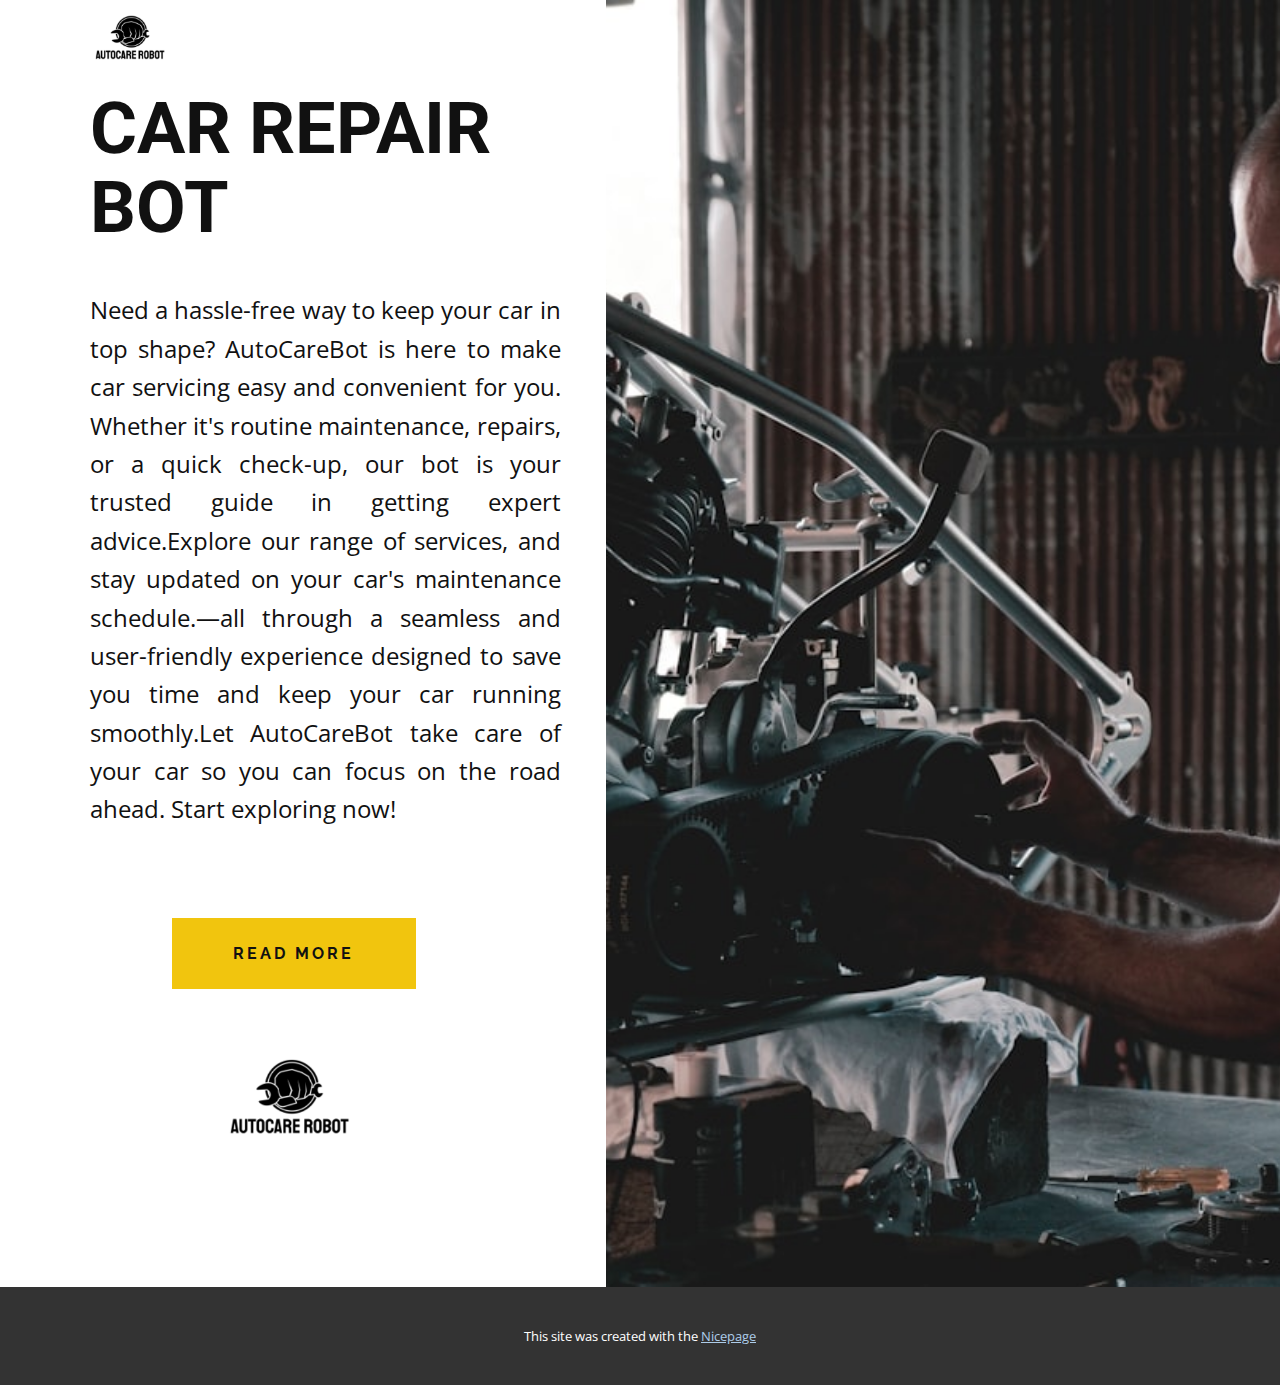
<file: index.html>
<!DOCTYPE html>
<html style="font-size: 16px;" lang="en"><head>
    <meta name="viewport" content="width=device-width, initial-scale=1.0">
    <meta charset="utf-8">
    <meta name="keywords" content="Home Repair">
    <meta name="description" content="">
    <title>Page 2</title>
    <link rel="stylesheet" href="nicepage.css" media="screen">
<link rel="stylesheet" href="Page-2.css" media="screen">
    <script class="u-script" type="text/javascript" src="jquery-1.9.1.min.js" defer=""></script>
    <script class="u-script" type="text/javascript" src="nicepage.js" defer=""></script>
    <meta name="generator" content="Nicepage 6.13.11, nicepage.com">
    <link id="u-theme-google-font" rel="stylesheet" href="https://fonts.googleapis.com/css?family=Roboto:100,100i,300,300i,400,400i,500,500i,700,700i,900,900i|Open+Sans:300,300i,400,400i,500,500i,600,600i,700,700i,800,800i">
    <link id="u-page-google-font" rel="stylesheet" href="https://fonts.googleapis.com/css?family=Raleway:100,100i,200,200i,300,300i,400,400i,500,500i,600,600i,700,700i,800,800i,900,900i">
    
    
    
    <script type="application/ld+json">{
		"@context": "http://schema.org",
		"@type": "Organization",
		"name": ""
}</script>
    <meta name="theme-color" content="#478ac9">
    <meta property="og:title" content="Page 2">
    <meta property="og:type" content="website">
  <meta data-intl-tel-input-cdn-path="intlTelInput/"></head>
  <body data-home-page="https://website6301053.nicepage.io/Page-2.html?version=88fd1e4b-5798-d188-6117-a4c8f4bc30d3" data-home-page-title="Page 2" data-path-to-root="./" data-include-products="false" class="u-body u-xl-mode" data-lang="en">
    <section class="u-align-left u-clearfix u-valign-middle-sm u-valign-middle-xs u-white u-section-1" id="carousel_0faa">
      <div class="data-layout-selected u-clearfix u-layout-wrap u-layout-wrap-1">
        <div class="u-gutter-0 u-layout">
          <div class="u-layout-row">
            <div class="u-align-justify u-container-style u-layout-cell u-left-cell u-size-26 u-layout-cell-1">
              <div class="u-container-layout u-container-layout-1">
                <img class="u-image u-image-contain u-image-default u-preserve-proportions u-image-1" src="images/Screenshot_113.png" alt="" data-image-width="229" data-image-height="207">
                <h1 class="u-text u-title u-text-1">CAR<span style="font-weight: 700;"></span> REPAIR&nbsp;<br>BOT 
                </h1>
                <p class="u-text u-text-2">Need a hassle-free way to keep your car in top shape? AutoCareBot is here to make car servicing easy and convenient for you. Whether it's routine maintenance, repairs, or a quick check-up, our bot is your trusted guide in getting expert advice.Explore our range of services, and stay updated on your car's maintenance schedule.—all through a seamless and user-friendly experience designed to save you time and keep your car running smoothly.Let AutoCareBot take care of your car so you can focus on the road ahead. Start exploring now! <span style="font-weight: 500;">
                    <span style="font-weight: 500;">
                      <span style="font-weight: 600;">
                        <span style="font-weight: 600;"></span>
                      </span>
                    </span>
                  </span>
                </p>
                <a href="#" class="u-active-white u-border-radius-0 u-btn u-btn-rectangle u-button-style u-custom-font u-font-raleway u-hover-white u-palette-3-base u-btn-1">read more</a>
                <img class="u-image u-image-contain u-image-default u-preserve-proportions u-image-2" src="images/Screenshot_113.png" alt="" data-image-width="229" data-image-height="207">
              </div>
            </div>
            <div class="u-align-left u-container-style u-image u-layout-cell u-right-cell u-size-34 u-image-3" data-image-width="1280" data-image-height="960">
              <div class="u-container-layout u-valign-bottom u-container-layout-2"></div>
            </div>
          </div>
        </div>
      </div>
    </section>
    
    
    
    
    <section class="u-backlink u-clearfix u-grey-80">
      <p class="u-text">
        <span>This site was created with the </span>
        <a class="u-link" href="https://nicepage.com/" target="_blank" rel="nofollow">
          <span>Nicepage</span>
        </a>
      </p>
    </section>
  
</body></html>
</file>
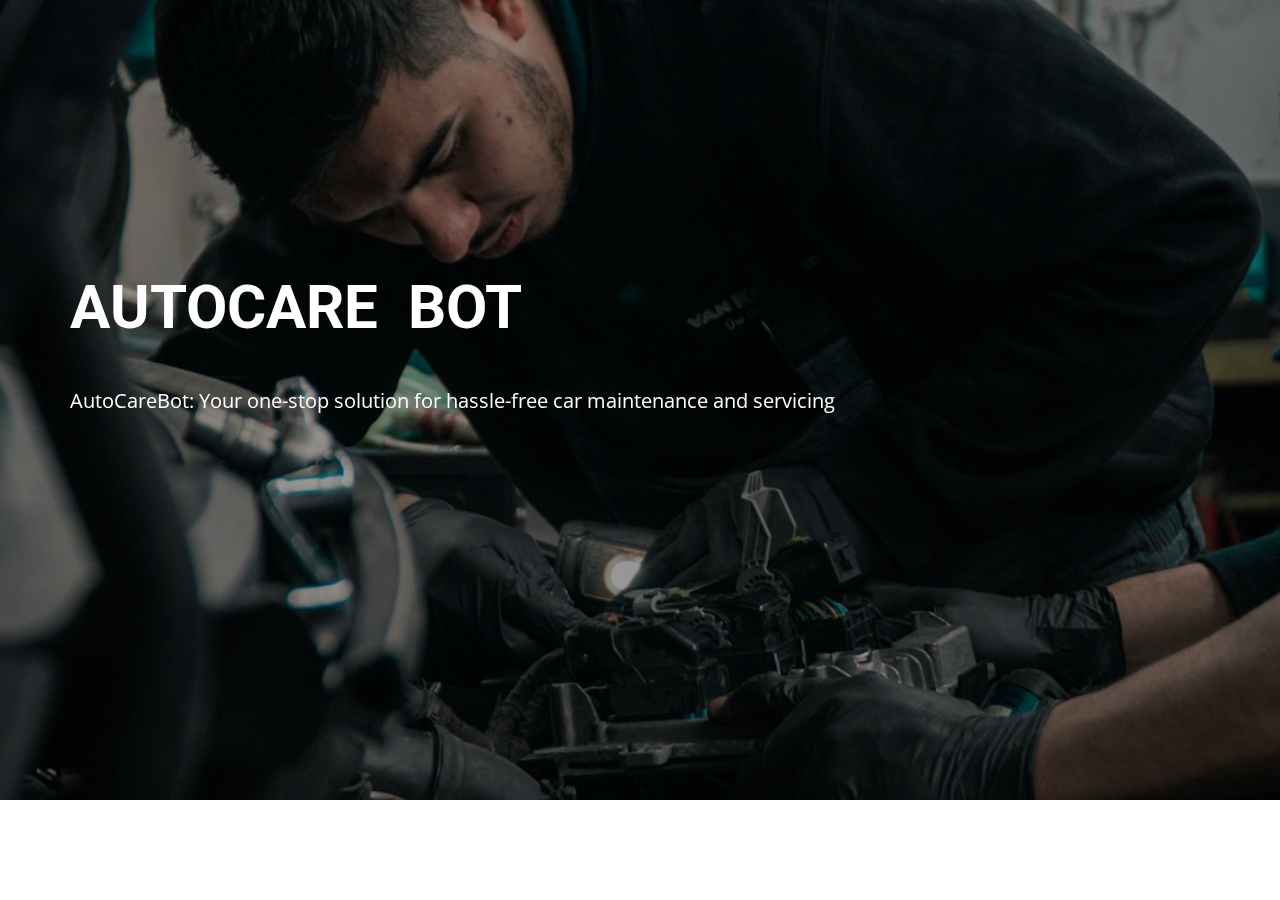
<file: Page-1.html>
<!DOCTYPE html>
<html style="font-size: 16px;" lang="en"><head>
    <meta name="viewport" content="width=device-width, initial-scale=1.0">
    <meta charset="utf-8">
    <meta name="keywords" content="​Design Magic, ​Why choose us, ​Ready to Redefine Your Space?, ​We can take you anywhere, What Clients Say, Our Amazing Team, ​Curious Minds Want to Know, Interior Design Studio, ​Upcoming Events, ​Dream Spaces, Contact Us">
    <meta name="description" content="">
    <title>Page 1</title>
    <link rel="stylesheet" href="nicepage.css" media="screen">
<link rel="stylesheet" href="Page-1.css" media="screen">
    <script class="u-script" type="text/javascript" src="jquery-1.9.1.min.js" defer=""></script>
    <script class="u-script" type="text/javascript" src="nicepage.js" defer=""></script>
    <meta name="generator" content="Nicepage 6.13.11, nicepage.com">
    <link id="u-theme-google-font" rel="stylesheet" href="https://fonts.googleapis.com/css?family=Roboto:100,100i,300,300i,400,400i,500,500i,700,700i,900,900i|Open+Sans:300,300i,400,400i,500,500i,600,600i,700,700i,800,800i">
    
    
    
    <script type="application/ld+json">{
		"@context": "http://schema.org",
		"@type": "Organization",
		"name": ""
}</script>
    <meta name="theme-color" content="#478ac9">
    <meta property="og:title" content="Page 1">
    <meta property="og:type" content="website">
  <meta data-intl-tel-input-cdn-path="intlTelInput/"></head>
  <body data-path-to-root="./" data-include-products="false" class="u-body u-xl-mode" data-lang="en">
    <section class="skrollable u-clearfix u-container-align-left u-image u-shading u-uploaded-video u-section-1" id="sec-2e39" data-image-width="853" data-image-height="1280">
      <div class="u-clearfix u-sheet u-sheet-1">
        <h1 class="u-align-left u-text u-text-1" data-animation-name="customAnimationIn" data-animation-duration="1500" data-animation-delay="500"> AUTOCARE&nbsp; BOT</h1>
        <p class="u-align-left u-large-text u-text u-text-variant u-text-2" data-animation-name="customAnimationIn" data-animation-duration="1500" data-animation-delay="500"> AutoCareBot: Your one-stop solution for hassle-free car maintenance and servicing</p>
        <a href="Page-2.html" class="u-active-white u-align-left u-border-2 u-border-active-white u-border-hover-white u-border-white u-btn u-btn-round u-button-style u-hover-white u-none u-radius-50 u-btn-1" data-animation-name="customAnimationIn" data-animation-duration="1500" data-animation-delay="750">EXPLORE MORE </a>
      </div>
    </section>
    
    
  
</body></html>
</file>
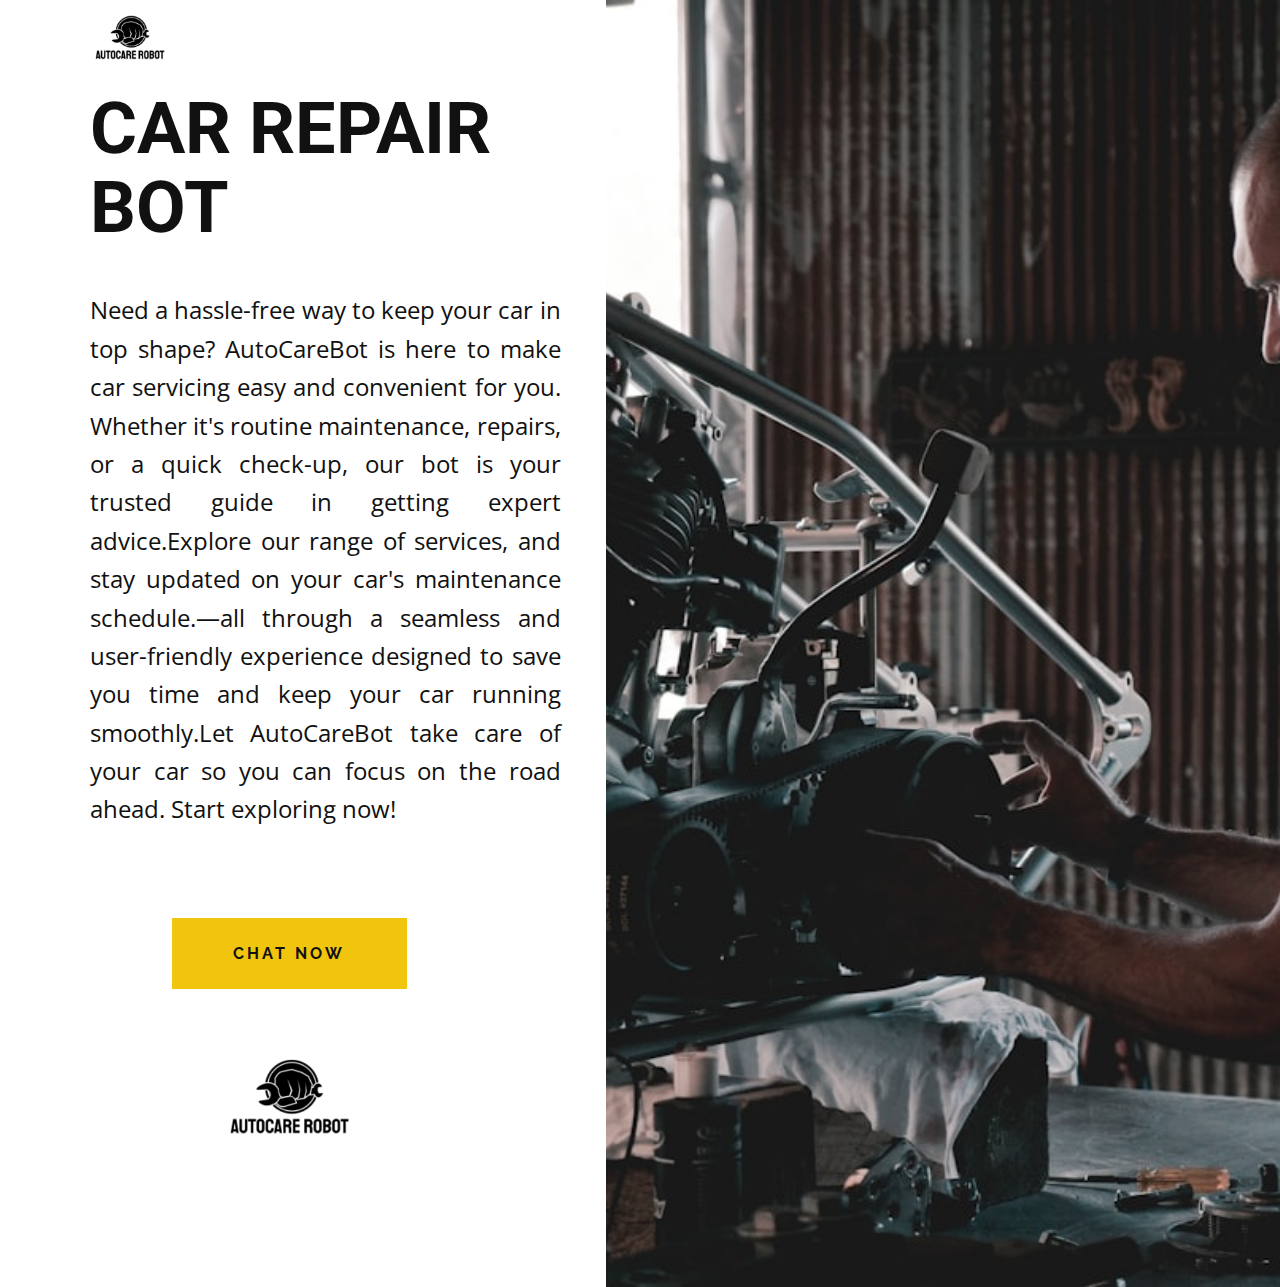
<file: Page-2.html>
<!DOCTYPE html>
<html style="font-size: 16px;" lang="en"><head>
    <meta name="viewport" content="width=device-width, initial-scale=1.0">
    <meta charset="utf-8">
    <meta name="keywords" content="Home Repair">
    <meta name="description" content="">
    <title>Page 2</title>
    <link rel="stylesheet" href="nicepage.css" media="screen">
<link rel="stylesheet" href="Page-2.css" media="screen">
    <script class="u-script" type="text/javascript" src="jquery-1.9.1.min.js" defer=""></script>
    <script class="u-script" type="text/javascript" src="nicepage.js" defer=""></script>
    <meta name="generator" content="Nicepage 6.13.11, nicepage.com">
    <link id="u-theme-google-font" rel="stylesheet" href="https://fonts.googleapis.com/css?family=Roboto:100,100i,300,300i,400,400i,500,500i,700,700i,900,900i|Open+Sans:300,300i,400,400i,500,500i,600,600i,700,700i,800,800i">
    <link id="u-page-google-font" rel="stylesheet" href="https://fonts.googleapis.com/css?family=Raleway:100,100i,200,200i,300,300i,400,400i,500,500i,600,600i,700,700i,800,800i,900,900i">
    
    
    
    <script type="application/ld+json">{
		"@context": "http://schema.org",
		"@type": "Organization",
		"name": ""
}</script>
    <meta name="theme-color" content="#478ac9">
    <meta property="og:title" content="Page 2">
    <meta property="og:type" content="website">
  <meta data-intl-tel-input-cdn-path="intlTelInput/"></head>
  <body data-path-to-root="./" data-include-products="false" class="u-body u-xl-mode" data-lang="en">
    <section class="u-align-left u-clearfix u-valign-middle-sm u-valign-middle-xs u-white u-section-1" id="carousel_0faa">
      <div class="data-layout-selected u-clearfix u-layout-wrap u-layout-wrap-1">
        <div class="u-gutter-0 u-layout">
          <div class="u-layout-row">
            <div class="u-align-justify u-container-style u-layout-cell u-left-cell u-size-26 u-layout-cell-1">
              <div class="u-container-layout u-container-layout-1">
                <img class="u-image u-image-contain u-image-default u-preserve-proportions u-image-1" src="images/Screenshot_113.png" alt="" data-image-width="229" data-image-height="207">
                <h1 class="u-text u-title u-text-1">CAR<span style="font-weight: 700;"></span> REPAIR&nbsp;<br>BOT 
                </h1>
                <p class="u-text u-text-2">Need a hassle-free way to keep your car in top shape? AutoCareBot is here to make car servicing easy and convenient for you. Whether it's routine maintenance, repairs, or a quick check-up, our bot is your trusted guide in getting expert advice.Explore our range of services, and stay updated on your car's maintenance schedule.—all through a seamless and user-friendly experience designed to save you time and keep your car running smoothly.Let AutoCareBot take care of your car so you can focus on the road ahead. Start exploring now! <span style="font-weight: 500;">
                    <span style="font-weight: 500;">
                      <span style="font-weight: 600;">
                        <span style="font-weight: 600;"></span>
                      </span>
                    </span>
                  </span>
                </p>
                <a href="#" class="u-active-white u-border-radius-0 u-btn u-btn-rectangle u-button-style u-custom-font u-font-raleway u-hover-white u-palette-3-base u-btn-1">chat now</a>
                <img class="u-image u-image-contain u-image-default u-preserve-proportions u-image-2" src="images/Screenshot_113.png" alt="" data-image-width="229" data-image-height="207">
              </div>
            </div>
            <div class="u-align-left u-container-style u-image u-layout-cell u-right-cell u-size-34 u-image-3" data-image-width="1280" data-image-height="960">
              <div class="u-container-layout u-valign-bottom u-container-layout-2"></div>
            </div>
          </div>
        </div>
      </div>
    </section>
  
</body></html>
</file>
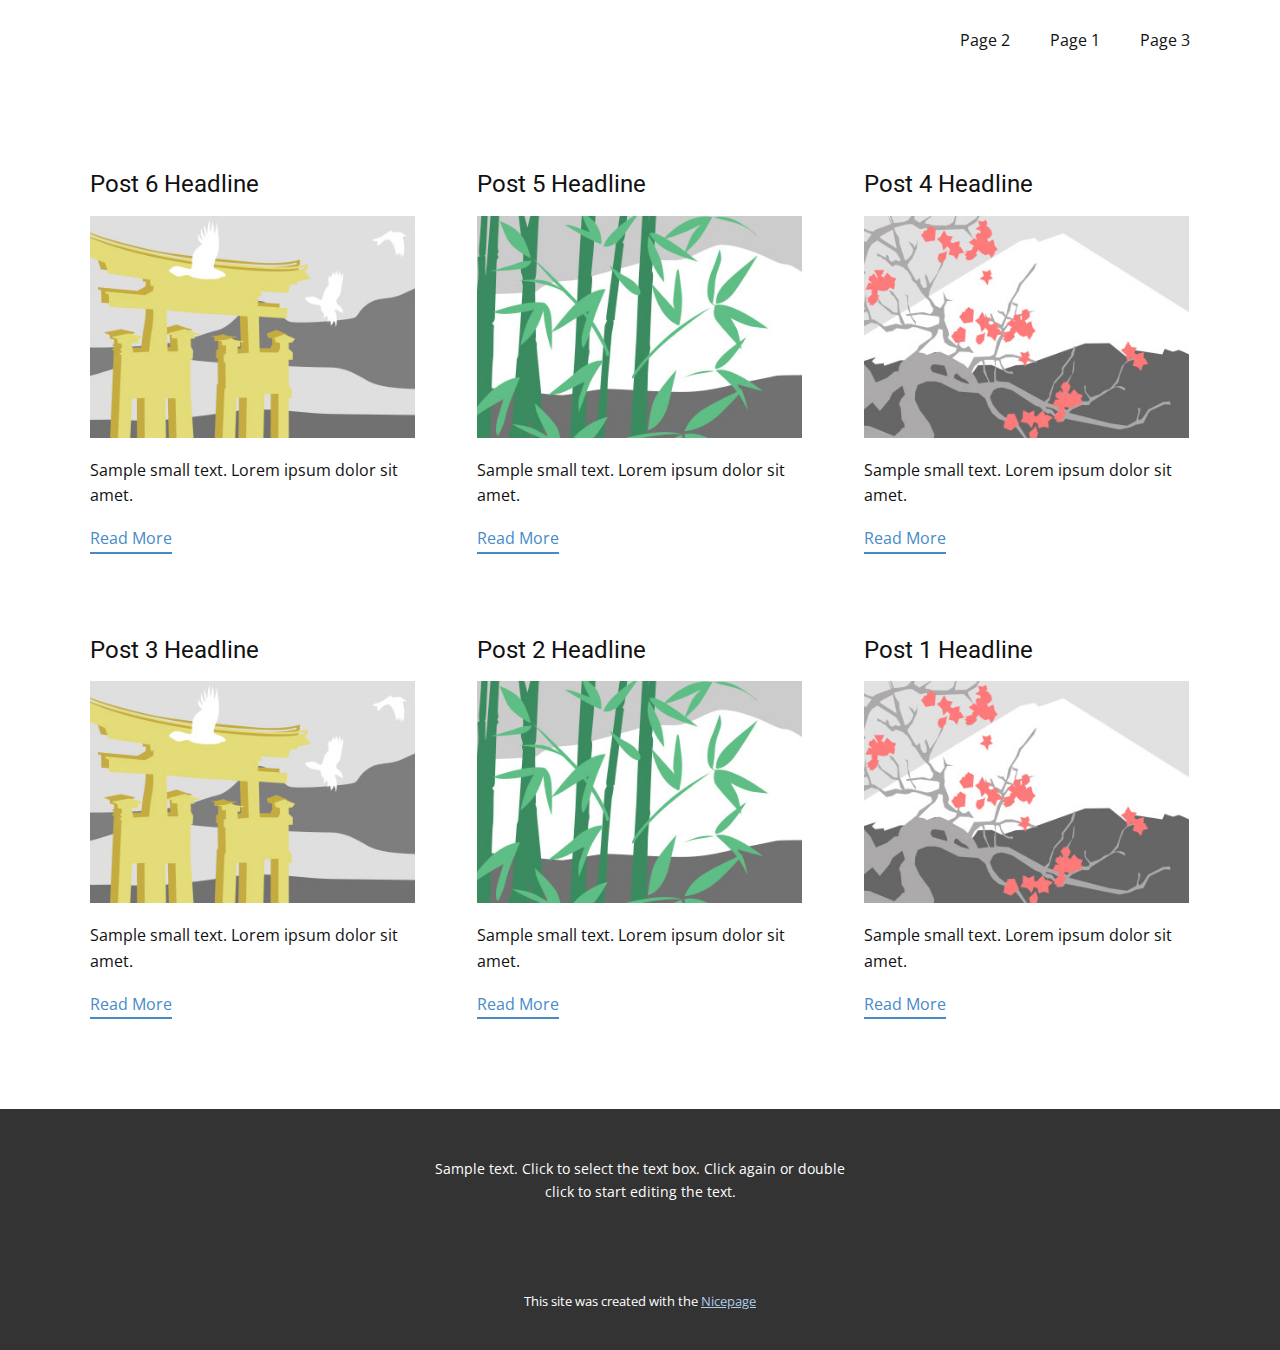
<file: blog/blog.html>
<!DOCTYPE html>
<html style="font-size: 16px;" lang="en"><head>
    <meta name="viewport" content="width=device-width, initial-scale=1.0">
    <meta charset="utf-8">
    <meta name="keywords" content="">
    <meta name="description" content="">
    <title>Blog</title>
    <link rel="stylesheet" href="../nicepage.css" media="screen">
<link rel="stylesheet" href="../Blog-Template.css" media="screen">
    <script class="u-script" type="text/javascript" src="../jquery-1.9.1.min.js" defer=""></script>
    <script class="u-script" type="text/javascript" src="../nicepage.js" defer=""></script>
    <meta name="generator" content="Nicepage 6.13.11, nicepage.com">
    <link id="u-theme-google-font" rel="stylesheet" href="https://fonts.googleapis.com/css?family=Roboto:100,100i,300,300i,400,400i,500,500i,700,700i,900,900i|Open+Sans:300,300i,400,400i,500,500i,600,600i,700,700i,800,800i">
    
    
    
    <script type="application/ld+json">{
		"@context": "http://schema.org",
		"@type": "Organization",
		"name": ""
}</script>
    <meta name="theme-color" content="#478ac9">
  <meta data-intl-tel-input-cdn-path="intlTelInput/"></head>
  <body data-path-to-root="./" data-include-products="false" class="u-body u-xl-mode" data-lang="en"><header class="u-clearfix u-header u-header" id="sec-e9e4"><div class="u-clearfix u-sheet u-sheet-1">
        <nav class="u-menu u-menu-dropdown u-offcanvas u-menu-1">
          <div class="menu-collapse" style="font-size: 1rem; letter-spacing: 0px;">
            <a class="u-button-style u-custom-left-right-menu-spacing u-custom-padding-bottom u-custom-top-bottom-menu-spacing u-nav-link u-text-active-palette-1-base u-text-hover-palette-2-base" href="#">
              <svg class="u-svg-link" viewBox="0 0 24 24"><use xlink:href="#menu-hamburger"></use></svg>
              <svg class="u-svg-content" version="1.1" id="menu-hamburger" viewBox="0 0 16 16" x="0px" y="0px" xmlns:xlink="http://www.w3.org/1999/xlink" xmlns="http://www.w3.org/2000/svg"><g><rect y="1" width="16" height="2"></rect><rect y="7" width="16" height="2"></rect><rect y="13" width="16" height="2"></rect>
</g></svg>
            </a>
          </div>
          <div class="u-nav-container">
            <ul class="u-nav u-unstyled u-nav-1"><li class="u-nav-item"><a class="u-button-style u-nav-link u-text-active-palette-1-base u-text-hover-palette-2-base" href="../Page-2.html" style="padding: 10px 20px;">Page 2</a>
</li><li class="u-nav-item"><a class="u-button-style u-nav-link u-text-active-palette-1-base u-text-hover-palette-2-base" href="../Page-1.html" style="padding: 10px 20px;">Page 1</a>
</li><li class="u-nav-item"><a class="u-button-style u-nav-link u-text-active-palette-1-base u-text-hover-palette-2-base" href="../Page-3.html" style="padding: 10px 20px;">Page 3</a>
</li></ul>
          </div>
          <div class="u-nav-container-collapse">
            <div class="u-black u-container-style u-inner-container-layout u-opacity u-opacity-95 u-sidenav">
              <div class="u-inner-container-layout u-sidenav-overflow">
                <div class="u-menu-close"></div>
                <ul class="u-align-center u-nav u-popupmenu-items u-unstyled u-nav-2"><li class="u-nav-item"><a class="u-button-style u-nav-link" href="../Page-2.html">Page 2</a>
</li><li class="u-nav-item"><a class="u-button-style u-nav-link" href="../Page-1.html">Page 1</a>
</li><li class="u-nav-item"><a class="u-button-style u-nav-link" href="../Page-3.html">Page 3</a>
</li></ul>
              </div>
            </div>
            <div class="u-black u-menu-overlay u-opacity u-opacity-70"></div>
          </div>
        </nav>
      </div></header>
    <section class="u-clearfix u-section-1" id="sec-0b1c">
      <div class="u-clearfix u-sheet u-valign-middle u-sheet-1"><!--blog--><!--blog_options_json--><!--{"type":"Recent","source":"","tags":"","count":""}--><!--/blog_options_json-->
        <div class="u-blog u-expanded-width u-repeater u-repeater-1"><!--blog_post-->
          <div class="u-blog-post u-container-style u-repeater-item u-white u-repeater-item-1">
            <div class="u-container-layout u-similar-container u-valign-top u-container-layout-1"><!--blog_post_header-->
              <h4 class="u-blog-control u-text u-text-1">
                <a class="u-post-header-link" href="../blog/post-5.html">Post 6 Headline</a>
              </h4><!--/blog_post_header--><!--blog_post_image-->
              <a class="u-post-header-link" href="../blog/post-5.html"><img alt="" class="u-blog-control u-expanded-width u-image u-image-default u-image-1" src="../images/8ad73f3c.jpeg"></a><!--/blog_post_image--><!--blog_post_content-->
              <div class="u-blog-control u-post-content u-text u-text-2 fr-view">Sample small text. Lorem ipsum dolor sit amet.</div><!--/blog_post_content--><!--blog_post_readmore-->
              <a href="../blog/post-5.html" class="u-blog-control u-border-2 u-border-palette-1-base u-btn u-btn-rectangle u-button-style u-none u-btn-1"><!--blog_post_readmore_content--><!--options_json--><!--{"content":"","defaultValue":"Read More"}--><!--/options_json-->Read More<!--/blog_post_readmore_content--></a><!--/blog_post_readmore-->
            </div>
          </div><div class="u-blog-post u-container-style u-repeater-item u-video-cover u-white">
            <div class="u-container-layout u-similar-container u-valign-top u-container-layout-2"><!--blog_post_header-->
              <h4 class="u-blog-control u-text u-text-3">
                <a class="u-post-header-link" href="../blog/post-4.html">Post 5 Headline</a>
              </h4><!--/blog_post_header--><!--blog_post_image-->
              <a class="u-post-header-link" href="../blog/post-4.html"><img alt="" class="u-blog-control u-expanded-width u-image u-image-default u-image-2" src="../images/68f64b9d.jpeg"></a><!--/blog_post_image--><!--blog_post_content-->
              <div class="u-blog-control u-post-content u-text u-text-4 fr-view">Sample small text. Lorem ipsum dolor sit amet.</div><!--/blog_post_content--><!--blog_post_readmore-->
              <a href="../blog/post-4.html" class="u-blog-control u-border-2 u-border-palette-1-base u-btn u-btn-rectangle u-button-style u-none u-btn-2"><!--blog_post_readmore_content--><!--options_json--><!--{"content":"","defaultValue":"Read More"}--><!--/options_json-->Read More<!--/blog_post_readmore_content--></a><!--/blog_post_readmore-->
            </div>
          </div><div class="u-blog-post u-container-style u-repeater-item u-video-cover u-white">
            <div class="u-container-layout u-similar-container u-valign-top u-container-layout-3"><!--blog_post_header-->
              <h4 class="u-blog-control u-text u-text-5">
                <a class="u-post-header-link" href="../blog/post-3.html">Post 4 Headline</a>
              </h4><!--/blog_post_header--><!--blog_post_image-->
              <a class="u-post-header-link" href="../blog/post-3.html"><img alt="" class="u-blog-control u-expanded-width u-image u-image-default u-image-3" src="../images/0fd3416c.jpeg"></a><!--/blog_post_image--><!--blog_post_content-->
              <div class="u-blog-control u-post-content u-text u-text-6 fr-view">Sample small text. Lorem ipsum dolor sit amet.</div><!--/blog_post_content--><!--blog_post_readmore-->
              <a href="../blog/post-3.html" class="u-blog-control u-border-2 u-border-palette-1-base u-btn u-btn-rectangle u-button-style u-none u-btn-3"><!--blog_post_readmore_content--><!--options_json--><!--{"content":"","defaultValue":"Read More"}--><!--/options_json-->Read More<!--/blog_post_readmore_content--></a><!--/blog_post_readmore-->
            </div>
          </div><div class="u-blog-post u-container-style u-repeater-item u-white u-repeater-item-1">
            <div class="u-container-layout u-similar-container u-valign-top u-container-layout-1"><!--blog_post_header-->
              <h4 class="u-blog-control u-text u-text-1">
                <a class="u-post-header-link" href="../blog/post-2.html">Post 3 Headline</a>
              </h4><!--/blog_post_header--><!--blog_post_image-->
              <a class="u-post-header-link" href="../blog/post-2.html"><img alt="" class="u-blog-control u-expanded-width u-image u-image-default u-image-1" src="../images/8ad73f3c.jpeg"></a><!--/blog_post_image--><!--blog_post_content-->
              <div class="u-blog-control u-post-content u-text u-text-2 fr-view">Sample small text. Lorem ipsum dolor sit amet.</div><!--/blog_post_content--><!--blog_post_readmore-->
              <a href="../blog/post-2.html" class="u-blog-control u-border-2 u-border-palette-1-base u-btn u-btn-rectangle u-button-style u-none u-btn-1"><!--blog_post_readmore_content--><!--options_json--><!--{"content":"","defaultValue":"Read More"}--><!--/options_json-->Read More<!--/blog_post_readmore_content--></a><!--/blog_post_readmore-->
            </div>
          </div><div class="u-blog-post u-container-style u-repeater-item u-video-cover u-white">
            <div class="u-container-layout u-similar-container u-valign-top u-container-layout-2"><!--blog_post_header-->
              <h4 class="u-blog-control u-text u-text-3">
                <a class="u-post-header-link" href="../blog/post-1.html">Post 2 Headline</a>
              </h4><!--/blog_post_header--><!--blog_post_image-->
              <a class="u-post-header-link" href="../blog/post-1.html"><img alt="" class="u-blog-control u-expanded-width u-image u-image-default u-image-2" src="../images/68f64b9d.jpeg"></a><!--/blog_post_image--><!--blog_post_content-->
              <div class="u-blog-control u-post-content u-text u-text-4 fr-view">Sample small text. Lorem ipsum dolor sit amet.</div><!--/blog_post_content--><!--blog_post_readmore-->
              <a href="../blog/post-1.html" class="u-blog-control u-border-2 u-border-palette-1-base u-btn u-btn-rectangle u-button-style u-none u-btn-2"><!--blog_post_readmore_content--><!--options_json--><!--{"content":"","defaultValue":"Read More"}--><!--/options_json-->Read More<!--/blog_post_readmore_content--></a><!--/blog_post_readmore-->
            </div>
          </div><div class="u-blog-post u-container-style u-repeater-item u-video-cover u-white">
            <div class="u-container-layout u-similar-container u-valign-top u-container-layout-3"><!--blog_post_header-->
              <h4 class="u-blog-control u-text u-text-5">
                <a class="u-post-header-link" href="../blog/post.html">Post 1 Headline</a>
              </h4><!--/blog_post_header--><!--blog_post_image-->
              <a class="u-post-header-link" href="../blog/post.html"><img alt="" class="u-blog-control u-expanded-width u-image u-image-default u-image-3" src="../images/0fd3416c.jpeg"></a><!--/blog_post_image--><!--blog_post_content-->
              <div class="u-blog-control u-post-content u-text u-text-6 fr-view">Sample small text. Lorem ipsum dolor sit amet.</div><!--/blog_post_content--><!--blog_post_readmore-->
              <a href="../blog/post.html" class="u-blog-control u-border-2 u-border-palette-1-base u-btn u-btn-rectangle u-button-style u-none u-btn-3"><!--blog_post_readmore_content--><!--options_json--><!--{"content":"","defaultValue":"Read More"}--><!--/options_json-->Read More<!--/blog_post_readmore_content--></a><!--/blog_post_readmore-->
            </div>
          </div><!--/blog_post--><!--blog_post-->
          <!--/blog_post--><!--blog_post-->
          <!--/blog_post-->
        </div><!--/blog-->
      </div>
    </section>
    
    
    
    <footer class="u-align-center u-clearfix u-footer u-grey-80 u-footer" id="sec-d52c"><div class="u-clearfix u-sheet u-sheet-1">
        <p class="u-small-text u-text u-text-variant u-text-1">Sample text. Click to select the text box. Click again or double click to start editing the text.</p>
      </div></footer>
    <section class="u-backlink u-clearfix u-grey-80">
      <p class="u-text">
        <span>This site was created with the </span>
        <a class="u-link" href="https://nicepage.com/" target="_blank" rel="nofollow">
          <span>Nicepage</span>
        </a>
      </p>
    </section>
  
</body></html>
</file>
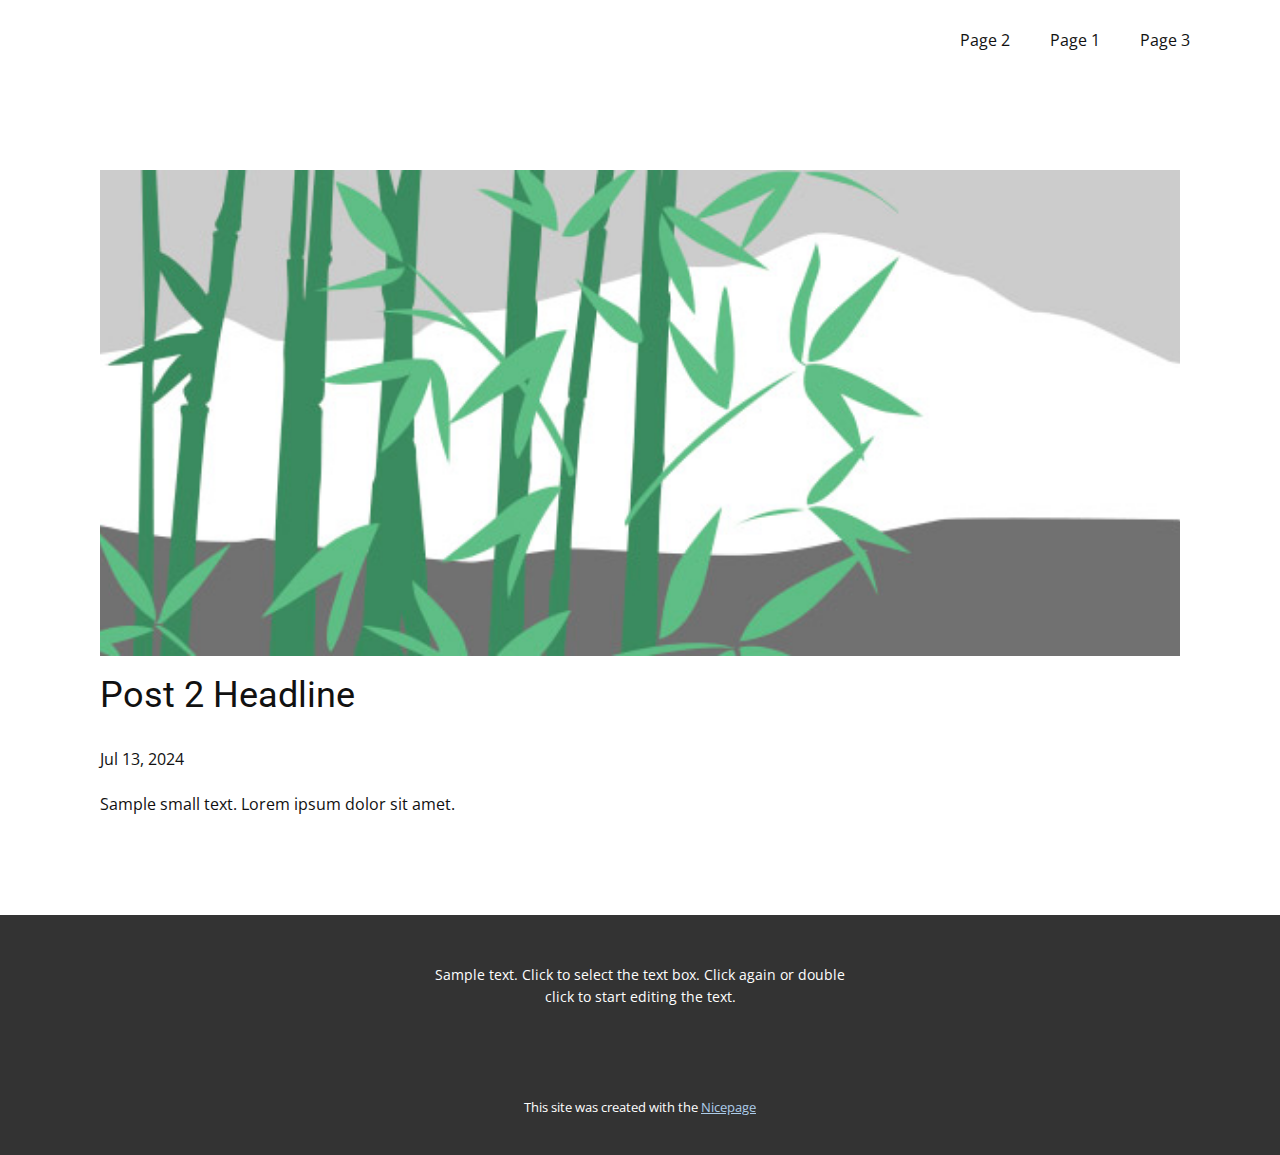
<file: blog/post-1.html>
<!DOCTYPE html>
<html style="font-size: 16px;" lang="en"><head>
    <meta name="viewport" content="width=device-width, initial-scale=1.0">
    <meta charset="utf-8">
    <meta name="keywords" content="Post 1 Headline">
    <meta name="description" content="">
    <title>Post 2 Headline</title>
    <link rel="stylesheet" href="../nicepage.css" media="screen">
<link rel="stylesheet" href="../Post-Template.css" media="screen">
    <script class="u-script" type="text/javascript" src="../jquery-1.9.1.min.js" defer=""></script>
    <script class="u-script" type="text/javascript" src="../nicepage.js" defer=""></script>
    <meta name="generator" content="Nicepage 6.13.11, nicepage.com">
    <link id="u-theme-google-font" rel="stylesheet" href="https://fonts.googleapis.com/css?family=Roboto:100,100i,300,300i,400,400i,500,500i,700,700i,900,900i|Open+Sans:300,300i,400,400i,500,500i,600,600i,700,700i,800,800i">
    
    
    
    <script type="application/ld+json">{
		"@context": "http://schema.org",
		"@type": "Organization",
		"name": ""
}</script>
    <meta name="theme-color" content="#478ac9">
  <meta data-intl-tel-input-cdn-path="intlTelInput/"></head>
  <body data-path-to-root="./" data-include-products="false" class="u-body u-xl-mode" data-lang="en"><header class="u-clearfix u-header u-header" id="sec-e9e4"><div class="u-clearfix u-sheet u-sheet-1">
        <nav class="u-menu u-menu-dropdown u-offcanvas u-menu-1">
          <div class="menu-collapse" style="font-size: 1rem; letter-spacing: 0px;">
            <a class="u-button-style u-custom-left-right-menu-spacing u-custom-padding-bottom u-custom-top-bottom-menu-spacing u-nav-link u-text-active-palette-1-base u-text-hover-palette-2-base" href="#">
              <svg class="u-svg-link" viewBox="0 0 24 24"><use xlink:href="#menu-hamburger"></use></svg>
              <svg class="u-svg-content" version="1.1" id="menu-hamburger" viewBox="0 0 16 16" x="0px" y="0px" xmlns:xlink="http://www.w3.org/1999/xlink" xmlns="http://www.w3.org/2000/svg"><g><rect y="1" width="16" height="2"></rect><rect y="7" width="16" height="2"></rect><rect y="13" width="16" height="2"></rect>
</g></svg>
            </a>
          </div>
          <div class="u-nav-container">
            <ul class="u-nav u-unstyled u-nav-1"><li class="u-nav-item"><a class="u-button-style u-nav-link u-text-active-palette-1-base u-text-hover-palette-2-base" href="../Page-2.html" style="padding: 10px 20px;">Page 2</a>
</li><li class="u-nav-item"><a class="u-button-style u-nav-link u-text-active-palette-1-base u-text-hover-palette-2-base" href="../Page-1.html" style="padding: 10px 20px;">Page 1</a>
</li><li class="u-nav-item"><a class="u-button-style u-nav-link u-text-active-palette-1-base u-text-hover-palette-2-base" href="../Page-3.html" style="padding: 10px 20px;">Page 3</a>
</li></ul>
          </div>
          <div class="u-nav-container-collapse">
            <div class="u-black u-container-style u-inner-container-layout u-opacity u-opacity-95 u-sidenav">
              <div class="u-inner-container-layout u-sidenav-overflow">
                <div class="u-menu-close"></div>
                <ul class="u-align-center u-nav u-popupmenu-items u-unstyled u-nav-2"><li class="u-nav-item"><a class="u-button-style u-nav-link" href="../Page-2.html">Page 2</a>
</li><li class="u-nav-item"><a class="u-button-style u-nav-link" href="../Page-1.html">Page 1</a>
</li><li class="u-nav-item"><a class="u-button-style u-nav-link" href="../Page-3.html">Page 3</a>
</li></ul>
              </div>
            </div>
            <div class="u-black u-menu-overlay u-opacity u-opacity-70"></div>
          </div>
        </nav>
      </div></header>
    <section class="u-align-center u-clearfix u-section-1" id="sec-2adb">
      <div class="u-clearfix u-sheet u-valign-middle-md u-valign-middle-sm u-valign-middle-xs u-sheet-1"><!--post_details--><!--post_details_options_json--><!--{"source":""}--><!--/post_details_options_json--><!--blog_post-->
        <div class="u-container-style u-expanded-width u-post-details u-post-details-1">
          <div class="u-container-layout u-valign-middle u-container-layout-1"><!--blog_post_image-->
            <img alt="" class="u-blog-control u-expanded-width u-image u-image-default u-image-1" src="../images/68f64b9d.jpeg"><!--/blog_post_image--><!--blog_post_header-->
            <h2 class="u-blog-control u-text u-text-1">Post 2 Headline</h2><!--/blog_post_header--><!--blog_post_metadata-->
            <div class="u-blog-control u-metadata u-metadata-1"><!--blog_post_metadata_date-->
              <span class="u-meta-date u-meta-icon">Jul 13, 2024</span><!--/blog_post_metadata_date--><!--blog_post_metadata_category-->
              <!--/blog_post_metadata_category--><!--blog_post_metadata_comments-->
              <!--/blog_post_metadata_comments-->
            </div><!--/blog_post_metadata--><!--blog_post_content-->
            <div class="u-align-justify u-blog-control u-post-content u-text u-text-2 fr-view">
  Sample small text. Lorem ipsum dolor sit amet.
  </div><!--/blog_post_content-->
          </div>
        </div><!--/blog_post--><!--/post_details-->
      </div>
    </section>
    
    
    
    <footer class="u-align-center u-clearfix u-footer u-grey-80 u-footer" id="sec-d52c"><div class="u-clearfix u-sheet u-sheet-1">
        <p class="u-small-text u-text u-text-variant u-text-1">Sample text. Click to select the text box. Click again or double click to start editing the text.</p>
      </div></footer>
    <section class="u-backlink u-clearfix u-grey-80">
      <p class="u-text">
        <span>This site was created with the </span>
        <a class="u-link" href="https://nicepage.com/" target="_blank" rel="nofollow">
          <span>Nicepage</span>
        </a>
      </p>
    </section>
  
</body></html>
</file>
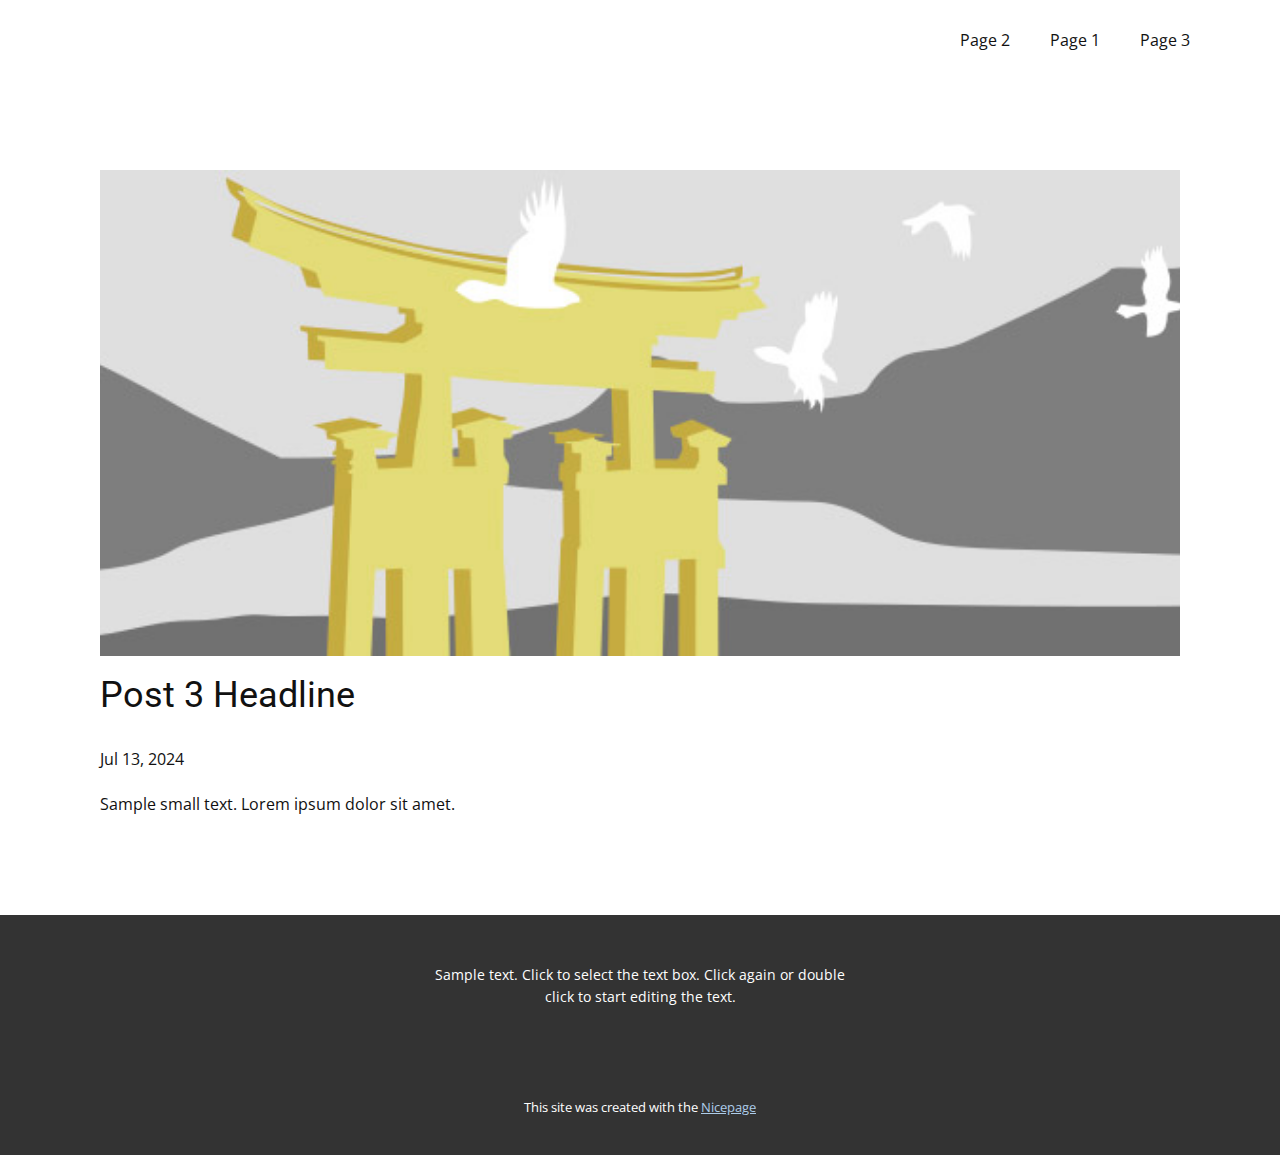
<file: blog/post-2.html>
<!DOCTYPE html>
<html style="font-size: 16px;" lang="en"><head>
    <meta name="viewport" content="width=device-width, initial-scale=1.0">
    <meta charset="utf-8">
    <meta name="keywords" content="Post 1 Headline">
    <meta name="description" content="">
    <title>Post 3 Headline</title>
    <link rel="stylesheet" href="../nicepage.css" media="screen">
<link rel="stylesheet" href="../Post-Template.css" media="screen">
    <script class="u-script" type="text/javascript" src="../jquery-1.9.1.min.js" defer=""></script>
    <script class="u-script" type="text/javascript" src="../nicepage.js" defer=""></script>
    <meta name="generator" content="Nicepage 6.13.11, nicepage.com">
    <link id="u-theme-google-font" rel="stylesheet" href="https://fonts.googleapis.com/css?family=Roboto:100,100i,300,300i,400,400i,500,500i,700,700i,900,900i|Open+Sans:300,300i,400,400i,500,500i,600,600i,700,700i,800,800i">
    
    
    
    <script type="application/ld+json">{
		"@context": "http://schema.org",
		"@type": "Organization",
		"name": ""
}</script>
    <meta name="theme-color" content="#478ac9">
  <meta data-intl-tel-input-cdn-path="intlTelInput/"></head>
  <body data-path-to-root="./" data-include-products="false" class="u-body u-xl-mode" data-lang="en"><header class="u-clearfix u-header u-header" id="sec-e9e4"><div class="u-clearfix u-sheet u-sheet-1">
        <nav class="u-menu u-menu-dropdown u-offcanvas u-menu-1">
          <div class="menu-collapse" style="font-size: 1rem; letter-spacing: 0px;">
            <a class="u-button-style u-custom-left-right-menu-spacing u-custom-padding-bottom u-custom-top-bottom-menu-spacing u-nav-link u-text-active-palette-1-base u-text-hover-palette-2-base" href="#">
              <svg class="u-svg-link" viewBox="0 0 24 24"><use xlink:href="#menu-hamburger"></use></svg>
              <svg class="u-svg-content" version="1.1" id="menu-hamburger" viewBox="0 0 16 16" x="0px" y="0px" xmlns:xlink="http://www.w3.org/1999/xlink" xmlns="http://www.w3.org/2000/svg"><g><rect y="1" width="16" height="2"></rect><rect y="7" width="16" height="2"></rect><rect y="13" width="16" height="2"></rect>
</g></svg>
            </a>
          </div>
          <div class="u-nav-container">
            <ul class="u-nav u-unstyled u-nav-1"><li class="u-nav-item"><a class="u-button-style u-nav-link u-text-active-palette-1-base u-text-hover-palette-2-base" href="../Page-2.html" style="padding: 10px 20px;">Page 2</a>
</li><li class="u-nav-item"><a class="u-button-style u-nav-link u-text-active-palette-1-base u-text-hover-palette-2-base" href="../Page-1.html" style="padding: 10px 20px;">Page 1</a>
</li><li class="u-nav-item"><a class="u-button-style u-nav-link u-text-active-palette-1-base u-text-hover-palette-2-base" href="../Page-3.html" style="padding: 10px 20px;">Page 3</a>
</li></ul>
          </div>
          <div class="u-nav-container-collapse">
            <div class="u-black u-container-style u-inner-container-layout u-opacity u-opacity-95 u-sidenav">
              <div class="u-inner-container-layout u-sidenav-overflow">
                <div class="u-menu-close"></div>
                <ul class="u-align-center u-nav u-popupmenu-items u-unstyled u-nav-2"><li class="u-nav-item"><a class="u-button-style u-nav-link" href="../Page-2.html">Page 2</a>
</li><li class="u-nav-item"><a class="u-button-style u-nav-link" href="../Page-1.html">Page 1</a>
</li><li class="u-nav-item"><a class="u-button-style u-nav-link" href="../Page-3.html">Page 3</a>
</li></ul>
              </div>
            </div>
            <div class="u-black u-menu-overlay u-opacity u-opacity-70"></div>
          </div>
        </nav>
      </div></header>
    <section class="u-align-center u-clearfix u-section-1" id="sec-2adb">
      <div class="u-clearfix u-sheet u-valign-middle-md u-valign-middle-sm u-valign-middle-xs u-sheet-1"><!--post_details--><!--post_details_options_json--><!--{"source":""}--><!--/post_details_options_json--><!--blog_post-->
        <div class="u-container-style u-expanded-width u-post-details u-post-details-1">
          <div class="u-container-layout u-valign-middle u-container-layout-1"><!--blog_post_image-->
            <img alt="" class="u-blog-control u-expanded-width u-image u-image-default u-image-1" src="../images/8ad73f3c.jpeg"><!--/blog_post_image--><!--blog_post_header-->
            <h2 class="u-blog-control u-text u-text-1">Post 3 Headline</h2><!--/blog_post_header--><!--blog_post_metadata-->
            <div class="u-blog-control u-metadata u-metadata-1"><!--blog_post_metadata_date-->
              <span class="u-meta-date u-meta-icon">Jul 13, 2024</span><!--/blog_post_metadata_date--><!--blog_post_metadata_category-->
              <!--/blog_post_metadata_category--><!--blog_post_metadata_comments-->
              <!--/blog_post_metadata_comments-->
            </div><!--/blog_post_metadata--><!--blog_post_content-->
            <div class="u-align-justify u-blog-control u-post-content u-text u-text-2 fr-view">
  Sample small text. Lorem ipsum dolor sit amet.
  </div><!--/blog_post_content-->
          </div>
        </div><!--/blog_post--><!--/post_details-->
      </div>
    </section>
    
    
    
    <footer class="u-align-center u-clearfix u-footer u-grey-80 u-footer" id="sec-d52c"><div class="u-clearfix u-sheet u-sheet-1">
        <p class="u-small-text u-text u-text-variant u-text-1">Sample text. Click to select the text box. Click again or double click to start editing the text.</p>
      </div></footer>
    <section class="u-backlink u-clearfix u-grey-80">
      <p class="u-text">
        <span>This site was created with the </span>
        <a class="u-link" href="https://nicepage.com/" target="_blank" rel="nofollow">
          <span>Nicepage</span>
        </a>
      </p>
    </section>
  
</body></html>
</file>
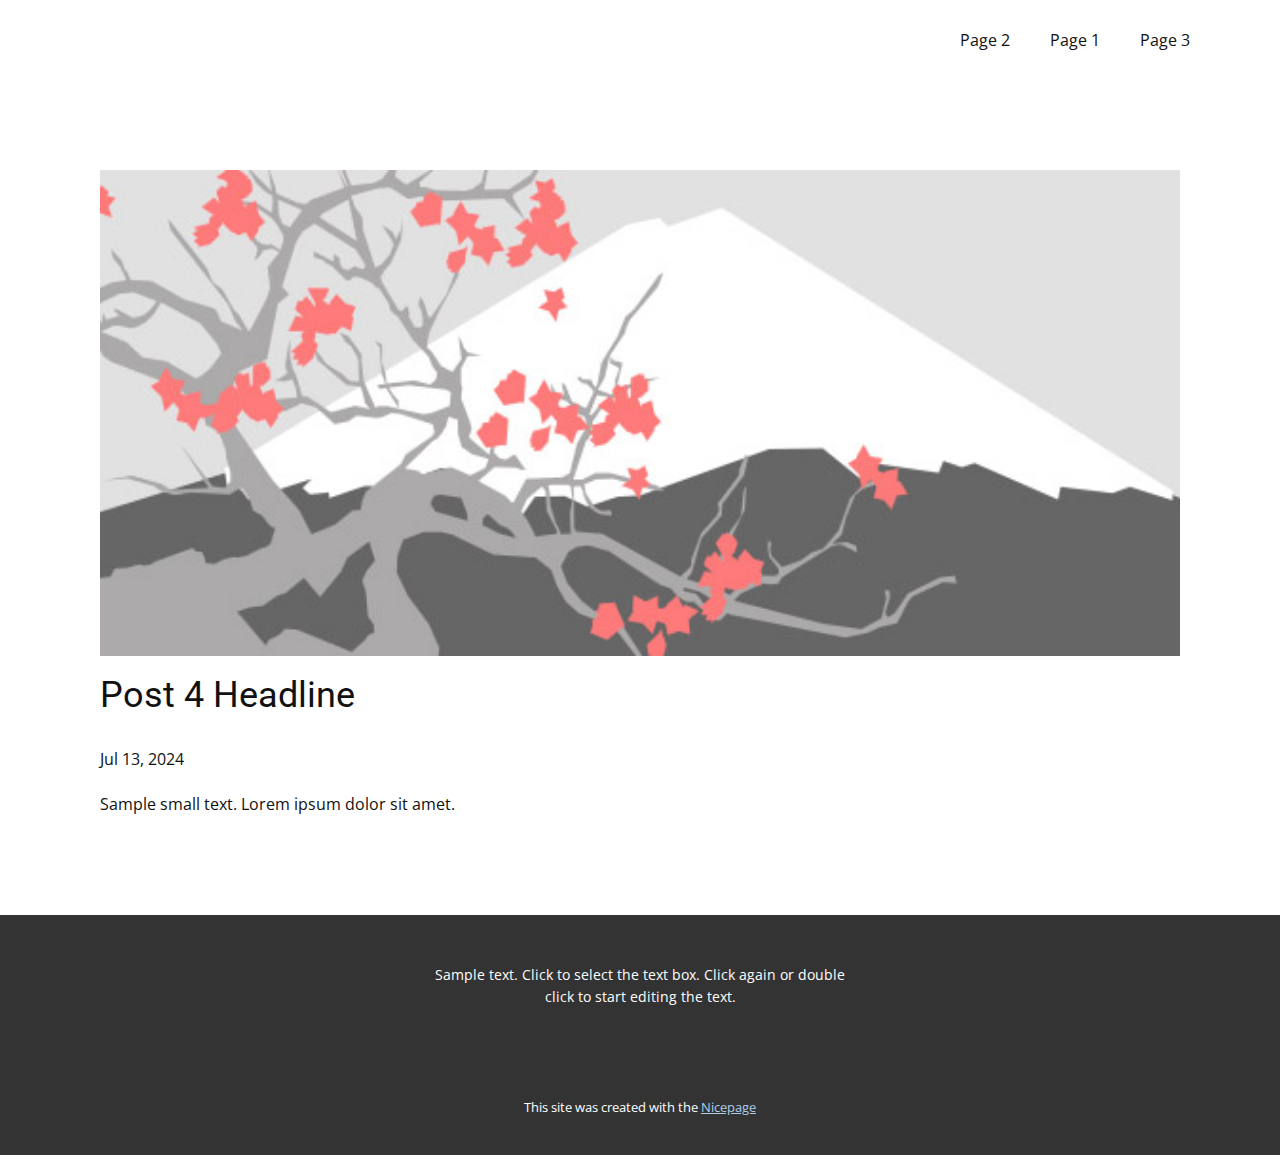
<file: blog/post-3.html>
<!DOCTYPE html>
<html style="font-size: 16px;" lang="en"><head>
    <meta name="viewport" content="width=device-width, initial-scale=1.0">
    <meta charset="utf-8">
    <meta name="keywords" content="Post 1 Headline">
    <meta name="description" content="">
    <title>Post 4 Headline</title>
    <link rel="stylesheet" href="../nicepage.css" media="screen">
<link rel="stylesheet" href="../Post-Template.css" media="screen">
    <script class="u-script" type="text/javascript" src="../jquery-1.9.1.min.js" defer=""></script>
    <script class="u-script" type="text/javascript" src="../nicepage.js" defer=""></script>
    <meta name="generator" content="Nicepage 6.13.11, nicepage.com">
    <link id="u-theme-google-font" rel="stylesheet" href="https://fonts.googleapis.com/css?family=Roboto:100,100i,300,300i,400,400i,500,500i,700,700i,900,900i|Open+Sans:300,300i,400,400i,500,500i,600,600i,700,700i,800,800i">
    
    
    
    <script type="application/ld+json">{
		"@context": "http://schema.org",
		"@type": "Organization",
		"name": ""
}</script>
    <meta name="theme-color" content="#478ac9">
  <meta data-intl-tel-input-cdn-path="intlTelInput/"></head>
  <body data-path-to-root="./" data-include-products="false" class="u-body u-xl-mode" data-lang="en"><header class="u-clearfix u-header u-header" id="sec-e9e4"><div class="u-clearfix u-sheet u-sheet-1">
        <nav class="u-menu u-menu-dropdown u-offcanvas u-menu-1">
          <div class="menu-collapse" style="font-size: 1rem; letter-spacing: 0px;">
            <a class="u-button-style u-custom-left-right-menu-spacing u-custom-padding-bottom u-custom-top-bottom-menu-spacing u-nav-link u-text-active-palette-1-base u-text-hover-palette-2-base" href="#">
              <svg class="u-svg-link" viewBox="0 0 24 24"><use xlink:href="#menu-hamburger"></use></svg>
              <svg class="u-svg-content" version="1.1" id="menu-hamburger" viewBox="0 0 16 16" x="0px" y="0px" xmlns:xlink="http://www.w3.org/1999/xlink" xmlns="http://www.w3.org/2000/svg"><g><rect y="1" width="16" height="2"></rect><rect y="7" width="16" height="2"></rect><rect y="13" width="16" height="2"></rect>
</g></svg>
            </a>
          </div>
          <div class="u-nav-container">
            <ul class="u-nav u-unstyled u-nav-1"><li class="u-nav-item"><a class="u-button-style u-nav-link u-text-active-palette-1-base u-text-hover-palette-2-base" href="../Page-2.html" style="padding: 10px 20px;">Page 2</a>
</li><li class="u-nav-item"><a class="u-button-style u-nav-link u-text-active-palette-1-base u-text-hover-palette-2-base" href="../Page-1.html" style="padding: 10px 20px;">Page 1</a>
</li><li class="u-nav-item"><a class="u-button-style u-nav-link u-text-active-palette-1-base u-text-hover-palette-2-base" href="../Page-3.html" style="padding: 10px 20px;">Page 3</a>
</li></ul>
          </div>
          <div class="u-nav-container-collapse">
            <div class="u-black u-container-style u-inner-container-layout u-opacity u-opacity-95 u-sidenav">
              <div class="u-inner-container-layout u-sidenav-overflow">
                <div class="u-menu-close"></div>
                <ul class="u-align-center u-nav u-popupmenu-items u-unstyled u-nav-2"><li class="u-nav-item"><a class="u-button-style u-nav-link" href="../Page-2.html">Page 2</a>
</li><li class="u-nav-item"><a class="u-button-style u-nav-link" href="../Page-1.html">Page 1</a>
</li><li class="u-nav-item"><a class="u-button-style u-nav-link" href="../Page-3.html">Page 3</a>
</li></ul>
              </div>
            </div>
            <div class="u-black u-menu-overlay u-opacity u-opacity-70"></div>
          </div>
        </nav>
      </div></header>
    <section class="u-align-center u-clearfix u-section-1" id="sec-2adb">
      <div class="u-clearfix u-sheet u-valign-middle-md u-valign-middle-sm u-valign-middle-xs u-sheet-1"><!--post_details--><!--post_details_options_json--><!--{"source":""}--><!--/post_details_options_json--><!--blog_post-->
        <div class="u-container-style u-expanded-width u-post-details u-post-details-1">
          <div class="u-container-layout u-valign-middle u-container-layout-1"><!--blog_post_image-->
            <img alt="" class="u-blog-control u-expanded-width u-image u-image-default u-image-1" src="../images/0fd3416c.jpeg"><!--/blog_post_image--><!--blog_post_header-->
            <h2 class="u-blog-control u-text u-text-1">Post 4 Headline</h2><!--/blog_post_header--><!--blog_post_metadata-->
            <div class="u-blog-control u-metadata u-metadata-1"><!--blog_post_metadata_date-->
              <span class="u-meta-date u-meta-icon">Jul 13, 2024</span><!--/blog_post_metadata_date--><!--blog_post_metadata_category-->
              <!--/blog_post_metadata_category--><!--blog_post_metadata_comments-->
              <!--/blog_post_metadata_comments-->
            </div><!--/blog_post_metadata--><!--blog_post_content-->
            <div class="u-align-justify u-blog-control u-post-content u-text u-text-2 fr-view">
  Sample small text. Lorem ipsum dolor sit amet.
  </div><!--/blog_post_content-->
          </div>
        </div><!--/blog_post--><!--/post_details-->
      </div>
    </section>
    
    
    
    <footer class="u-align-center u-clearfix u-footer u-grey-80 u-footer" id="sec-d52c"><div class="u-clearfix u-sheet u-sheet-1">
        <p class="u-small-text u-text u-text-variant u-text-1">Sample text. Click to select the text box. Click again or double click to start editing the text.</p>
      </div></footer>
    <section class="u-backlink u-clearfix u-grey-80">
      <p class="u-text">
        <span>This site was created with the </span>
        <a class="u-link" href="https://nicepage.com/" target="_blank" rel="nofollow">
          <span>Nicepage</span>
        </a>
      </p>
    </section>
  
</body></html>
</file>
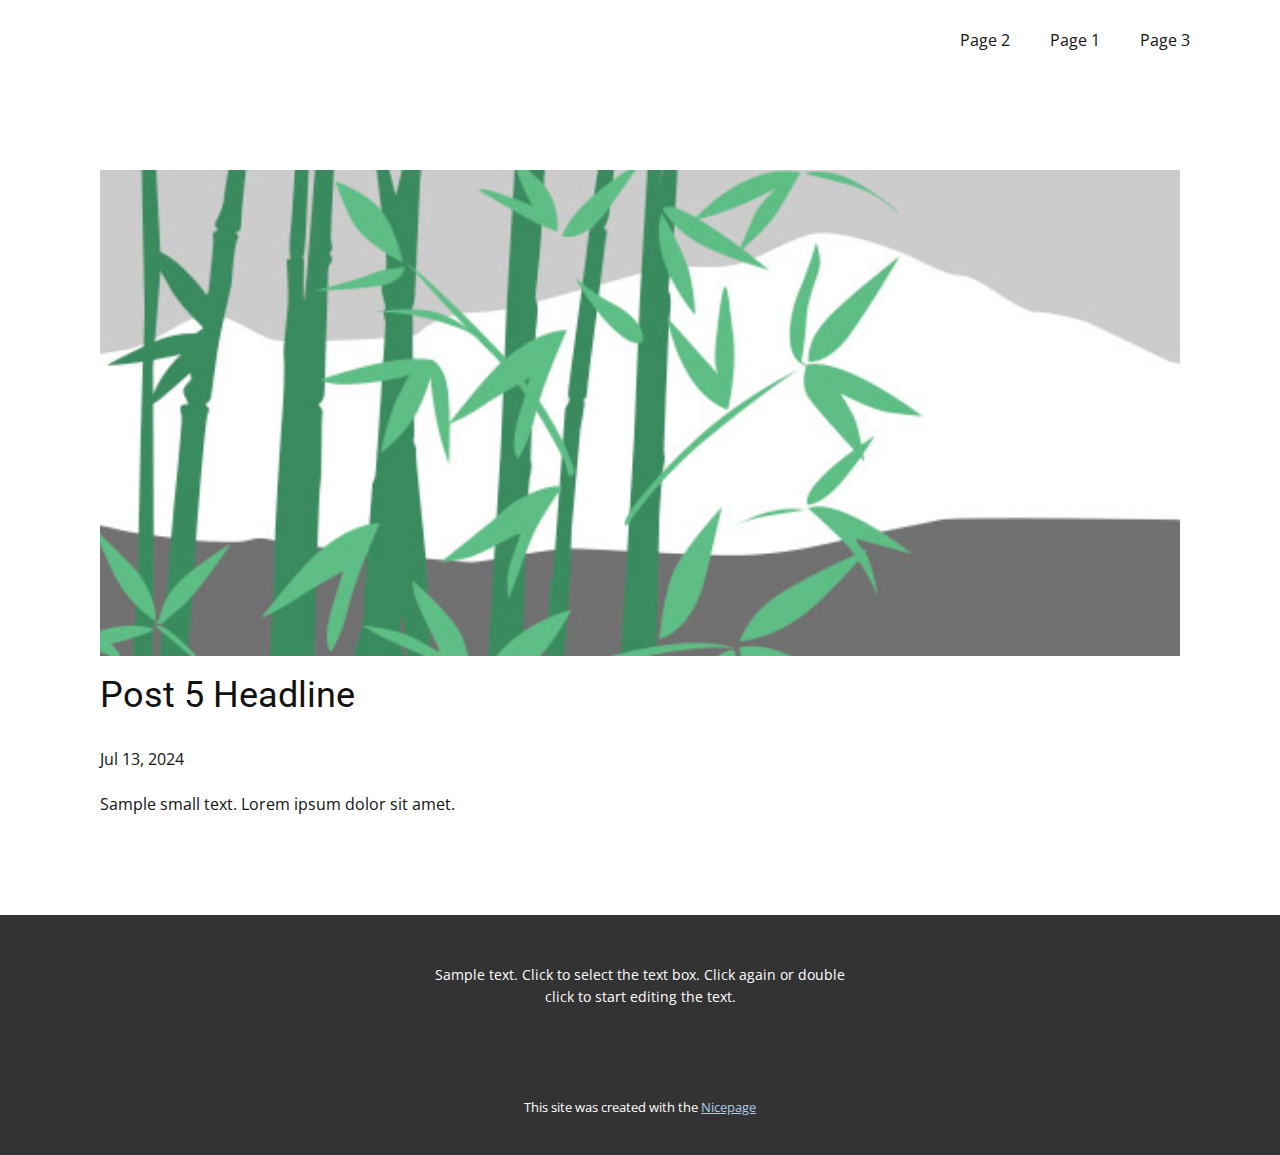
<file: blog/post-4.html>
<!DOCTYPE html>
<html style="font-size: 16px;" lang="en"><head>
    <meta name="viewport" content="width=device-width, initial-scale=1.0">
    <meta charset="utf-8">
    <meta name="keywords" content="Post 1 Headline">
    <meta name="description" content="">
    <title>Post 5 Headline</title>
    <link rel="stylesheet" href="../nicepage.css" media="screen">
<link rel="stylesheet" href="../Post-Template.css" media="screen">
    <script class="u-script" type="text/javascript" src="../jquery-1.9.1.min.js" defer=""></script>
    <script class="u-script" type="text/javascript" src="../nicepage.js" defer=""></script>
    <meta name="generator" content="Nicepage 6.13.11, nicepage.com">
    <link id="u-theme-google-font" rel="stylesheet" href="https://fonts.googleapis.com/css?family=Roboto:100,100i,300,300i,400,400i,500,500i,700,700i,900,900i|Open+Sans:300,300i,400,400i,500,500i,600,600i,700,700i,800,800i">
    
    
    
    <script type="application/ld+json">{
		"@context": "http://schema.org",
		"@type": "Organization",
		"name": ""
}</script>
    <meta name="theme-color" content="#478ac9">
  <meta data-intl-tel-input-cdn-path="intlTelInput/"></head>
  <body data-path-to-root="./" data-include-products="false" class="u-body u-xl-mode" data-lang="en"><header class="u-clearfix u-header u-header" id="sec-e9e4"><div class="u-clearfix u-sheet u-sheet-1">
        <nav class="u-menu u-menu-dropdown u-offcanvas u-menu-1">
          <div class="menu-collapse" style="font-size: 1rem; letter-spacing: 0px;">
            <a class="u-button-style u-custom-left-right-menu-spacing u-custom-padding-bottom u-custom-top-bottom-menu-spacing u-nav-link u-text-active-palette-1-base u-text-hover-palette-2-base" href="#">
              <svg class="u-svg-link" viewBox="0 0 24 24"><use xlink:href="#menu-hamburger"></use></svg>
              <svg class="u-svg-content" version="1.1" id="menu-hamburger" viewBox="0 0 16 16" x="0px" y="0px" xmlns:xlink="http://www.w3.org/1999/xlink" xmlns="http://www.w3.org/2000/svg"><g><rect y="1" width="16" height="2"></rect><rect y="7" width="16" height="2"></rect><rect y="13" width="16" height="2"></rect>
</g></svg>
            </a>
          </div>
          <div class="u-nav-container">
            <ul class="u-nav u-unstyled u-nav-1"><li class="u-nav-item"><a class="u-button-style u-nav-link u-text-active-palette-1-base u-text-hover-palette-2-base" href="../Page-2.html" style="padding: 10px 20px;">Page 2</a>
</li><li class="u-nav-item"><a class="u-button-style u-nav-link u-text-active-palette-1-base u-text-hover-palette-2-base" href="../Page-1.html" style="padding: 10px 20px;">Page 1</a>
</li><li class="u-nav-item"><a class="u-button-style u-nav-link u-text-active-palette-1-base u-text-hover-palette-2-base" href="../Page-3.html" style="padding: 10px 20px;">Page 3</a>
</li></ul>
          </div>
          <div class="u-nav-container-collapse">
            <div class="u-black u-container-style u-inner-container-layout u-opacity u-opacity-95 u-sidenav">
              <div class="u-inner-container-layout u-sidenav-overflow">
                <div class="u-menu-close"></div>
                <ul class="u-align-center u-nav u-popupmenu-items u-unstyled u-nav-2"><li class="u-nav-item"><a class="u-button-style u-nav-link" href="../Page-2.html">Page 2</a>
</li><li class="u-nav-item"><a class="u-button-style u-nav-link" href="../Page-1.html">Page 1</a>
</li><li class="u-nav-item"><a class="u-button-style u-nav-link" href="../Page-3.html">Page 3</a>
</li></ul>
              </div>
            </div>
            <div class="u-black u-menu-overlay u-opacity u-opacity-70"></div>
          </div>
        </nav>
      </div></header>
    <section class="u-align-center u-clearfix u-section-1" id="sec-2adb">
      <div class="u-clearfix u-sheet u-valign-middle-md u-valign-middle-sm u-valign-middle-xs u-sheet-1"><!--post_details--><!--post_details_options_json--><!--{"source":""}--><!--/post_details_options_json--><!--blog_post-->
        <div class="u-container-style u-expanded-width u-post-details u-post-details-1">
          <div class="u-container-layout u-valign-middle u-container-layout-1"><!--blog_post_image-->
            <img alt="" class="u-blog-control u-expanded-width u-image u-image-default u-image-1" src="../images/68f64b9d.jpeg"><!--/blog_post_image--><!--blog_post_header-->
            <h2 class="u-blog-control u-text u-text-1">Post 5 Headline</h2><!--/blog_post_header--><!--blog_post_metadata-->
            <div class="u-blog-control u-metadata u-metadata-1"><!--blog_post_metadata_date-->
              <span class="u-meta-date u-meta-icon">Jul 13, 2024</span><!--/blog_post_metadata_date--><!--blog_post_metadata_category-->
              <!--/blog_post_metadata_category--><!--blog_post_metadata_comments-->
              <!--/blog_post_metadata_comments-->
            </div><!--/blog_post_metadata--><!--blog_post_content-->
            <div class="u-align-justify u-blog-control u-post-content u-text u-text-2 fr-view">
  Sample small text. Lorem ipsum dolor sit amet.
  </div><!--/blog_post_content-->
          </div>
        </div><!--/blog_post--><!--/post_details-->
      </div>
    </section>
    
    
    
    <footer class="u-align-center u-clearfix u-footer u-grey-80 u-footer" id="sec-d52c"><div class="u-clearfix u-sheet u-sheet-1">
        <p class="u-small-text u-text u-text-variant u-text-1">Sample text. Click to select the text box. Click again or double click to start editing the text.</p>
      </div></footer>
    <section class="u-backlink u-clearfix u-grey-80">
      <p class="u-text">
        <span>This site was created with the </span>
        <a class="u-link" href="https://nicepage.com/" target="_blank" rel="nofollow">
          <span>Nicepage</span>
        </a>
      </p>
    </section>
  
</body></html>
</file>
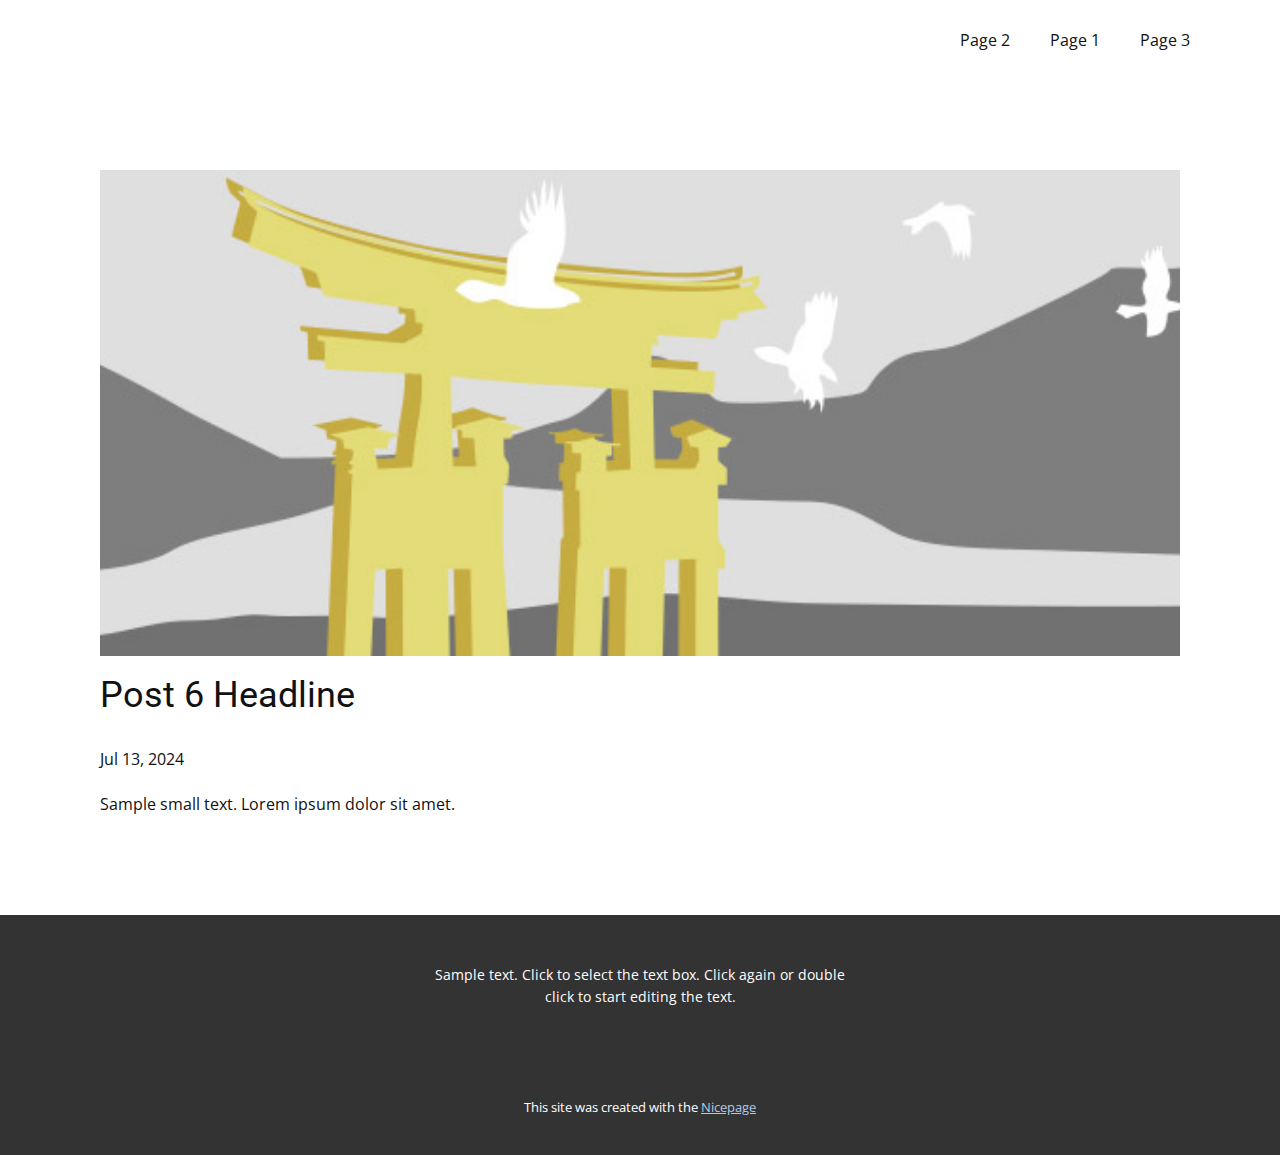
<file: blog/post-5.html>
<!DOCTYPE html>
<html style="font-size: 16px;" lang="en"><head>
    <meta name="viewport" content="width=device-width, initial-scale=1.0">
    <meta charset="utf-8">
    <meta name="keywords" content="Post 1 Headline">
    <meta name="description" content="">
    <title>Post 6 Headline</title>
    <link rel="stylesheet" href="../nicepage.css" media="screen">
<link rel="stylesheet" href="../Post-Template.css" media="screen">
    <script class="u-script" type="text/javascript" src="../jquery-1.9.1.min.js" defer=""></script>
    <script class="u-script" type="text/javascript" src="../nicepage.js" defer=""></script>
    <meta name="generator" content="Nicepage 6.13.11, nicepage.com">
    <link id="u-theme-google-font" rel="stylesheet" href="https://fonts.googleapis.com/css?family=Roboto:100,100i,300,300i,400,400i,500,500i,700,700i,900,900i|Open+Sans:300,300i,400,400i,500,500i,600,600i,700,700i,800,800i">
    
    
    
    <script type="application/ld+json">{
		"@context": "http://schema.org",
		"@type": "Organization",
		"name": ""
}</script>
    <meta name="theme-color" content="#478ac9">
  <meta data-intl-tel-input-cdn-path="intlTelInput/"></head>
  <body data-path-to-root="./" data-include-products="false" class="u-body u-xl-mode" data-lang="en"><header class="u-clearfix u-header u-header" id="sec-e9e4"><div class="u-clearfix u-sheet u-sheet-1">
        <nav class="u-menu u-menu-dropdown u-offcanvas u-menu-1">
          <div class="menu-collapse" style="font-size: 1rem; letter-spacing: 0px;">
            <a class="u-button-style u-custom-left-right-menu-spacing u-custom-padding-bottom u-custom-top-bottom-menu-spacing u-nav-link u-text-active-palette-1-base u-text-hover-palette-2-base" href="#">
              <svg class="u-svg-link" viewBox="0 0 24 24"><use xlink:href="#menu-hamburger"></use></svg>
              <svg class="u-svg-content" version="1.1" id="menu-hamburger" viewBox="0 0 16 16" x="0px" y="0px" xmlns:xlink="http://www.w3.org/1999/xlink" xmlns="http://www.w3.org/2000/svg"><g><rect y="1" width="16" height="2"></rect><rect y="7" width="16" height="2"></rect><rect y="13" width="16" height="2"></rect>
</g></svg>
            </a>
          </div>
          <div class="u-nav-container">
            <ul class="u-nav u-unstyled u-nav-1"><li class="u-nav-item"><a class="u-button-style u-nav-link u-text-active-palette-1-base u-text-hover-palette-2-base" href="../Page-2.html" style="padding: 10px 20px;">Page 2</a>
</li><li class="u-nav-item"><a class="u-button-style u-nav-link u-text-active-palette-1-base u-text-hover-palette-2-base" href="../Page-1.html" style="padding: 10px 20px;">Page 1</a>
</li><li class="u-nav-item"><a class="u-button-style u-nav-link u-text-active-palette-1-base u-text-hover-palette-2-base" href="../Page-3.html" style="padding: 10px 20px;">Page 3</a>
</li></ul>
          </div>
          <div class="u-nav-container-collapse">
            <div class="u-black u-container-style u-inner-container-layout u-opacity u-opacity-95 u-sidenav">
              <div class="u-inner-container-layout u-sidenav-overflow">
                <div class="u-menu-close"></div>
                <ul class="u-align-center u-nav u-popupmenu-items u-unstyled u-nav-2"><li class="u-nav-item"><a class="u-button-style u-nav-link" href="../Page-2.html">Page 2</a>
</li><li class="u-nav-item"><a class="u-button-style u-nav-link" href="../Page-1.html">Page 1</a>
</li><li class="u-nav-item"><a class="u-button-style u-nav-link" href="../Page-3.html">Page 3</a>
</li></ul>
              </div>
            </div>
            <div class="u-black u-menu-overlay u-opacity u-opacity-70"></div>
          </div>
        </nav>
      </div></header>
    <section class="u-align-center u-clearfix u-section-1" id="sec-2adb">
      <div class="u-clearfix u-sheet u-valign-middle-md u-valign-middle-sm u-valign-middle-xs u-sheet-1"><!--post_details--><!--post_details_options_json--><!--{"source":""}--><!--/post_details_options_json--><!--blog_post-->
        <div class="u-container-style u-expanded-width u-post-details u-post-details-1">
          <div class="u-container-layout u-valign-middle u-container-layout-1"><!--blog_post_image-->
            <img alt="" class="u-blog-control u-expanded-width u-image u-image-default u-image-1" src="../images/8ad73f3c.jpeg"><!--/blog_post_image--><!--blog_post_header-->
            <h2 class="u-blog-control u-text u-text-1">Post 6 Headline</h2><!--/blog_post_header--><!--blog_post_metadata-->
            <div class="u-blog-control u-metadata u-metadata-1"><!--blog_post_metadata_date-->
              <span class="u-meta-date u-meta-icon">Jul 13, 2024</span><!--/blog_post_metadata_date--><!--blog_post_metadata_category-->
              <!--/blog_post_metadata_category--><!--blog_post_metadata_comments-->
              <!--/blog_post_metadata_comments-->
            </div><!--/blog_post_metadata--><!--blog_post_content-->
            <div class="u-align-justify u-blog-control u-post-content u-text u-text-2 fr-view">
  Sample small text. Lorem ipsum dolor sit amet.
  </div><!--/blog_post_content-->
          </div>
        </div><!--/blog_post--><!--/post_details-->
      </div>
    </section>
    
    
    
    <footer class="u-align-center u-clearfix u-footer u-grey-80 u-footer" id="sec-d52c"><div class="u-clearfix u-sheet u-sheet-1">
        <p class="u-small-text u-text u-text-variant u-text-1">Sample text. Click to select the text box. Click again or double click to start editing the text.</p>
      </div></footer>
    <section class="u-backlink u-clearfix u-grey-80">
      <p class="u-text">
        <span>This site was created with the </span>
        <a class="u-link" href="https://nicepage.com/" target="_blank" rel="nofollow">
          <span>Nicepage</span>
        </a>
      </p>
    </section>
  
</body></html>
</file>
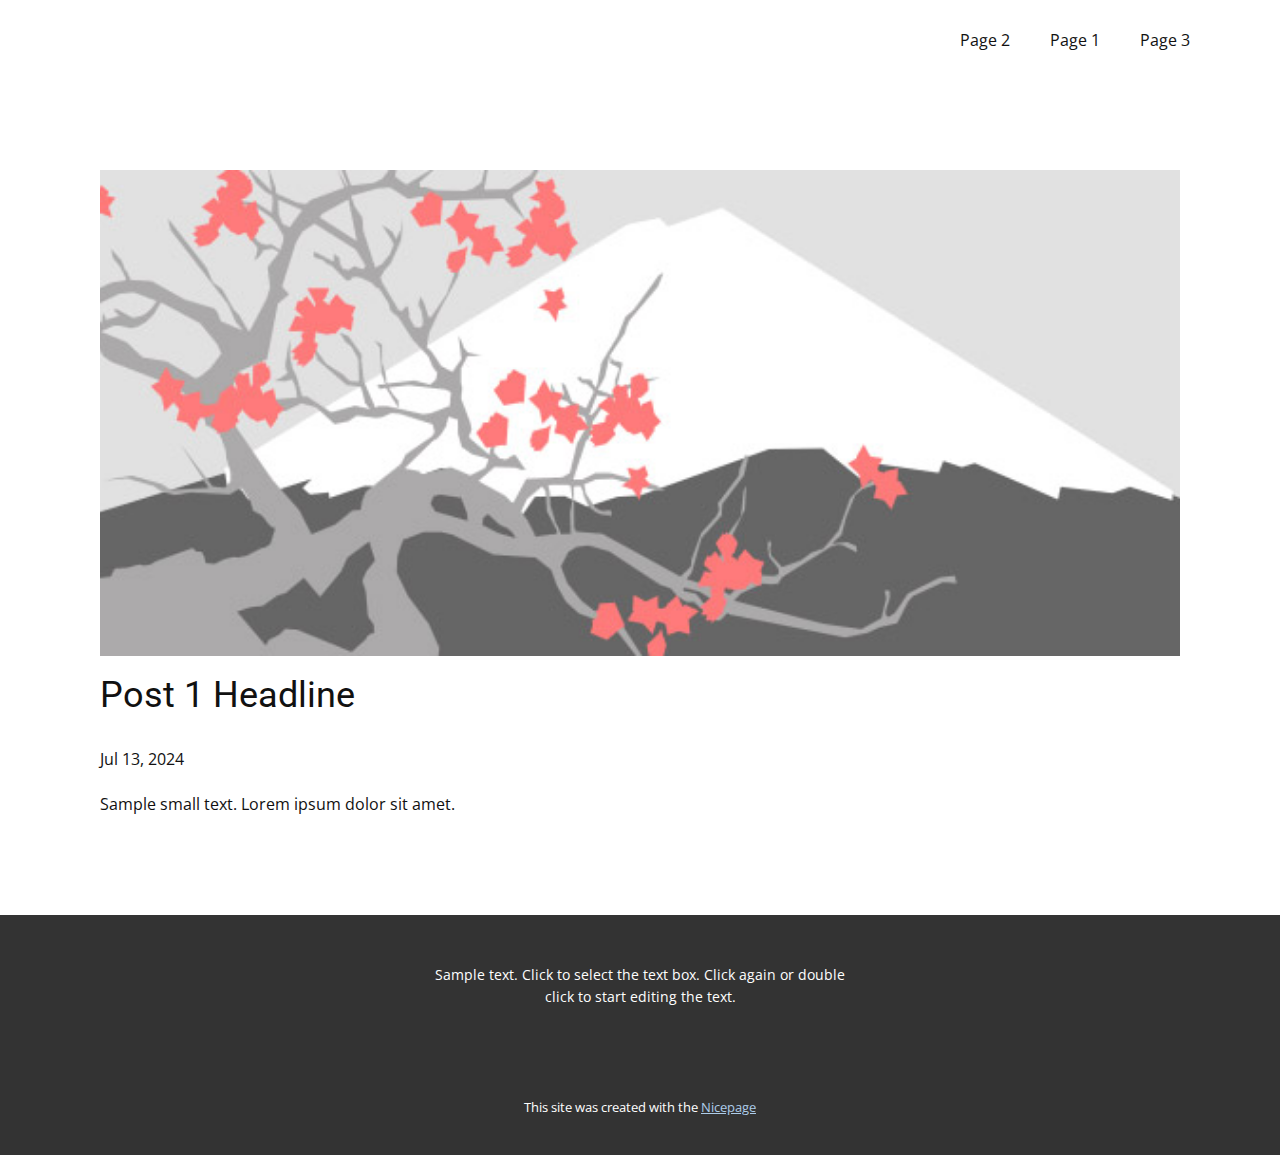
<file: blog/post.html>
<!DOCTYPE html>
<html style="font-size: 16px;" lang="en"><head>
    <meta name="viewport" content="width=device-width, initial-scale=1.0">
    <meta charset="utf-8">
    <meta name="keywords" content="Post 1 Headline">
    <meta name="description" content="">
    <title>Post 1 Headline</title>
    <link rel="stylesheet" href="../nicepage.css" media="screen">
<link rel="stylesheet" href="../Post-Template.css" media="screen">
    <script class="u-script" type="text/javascript" src="../jquery-1.9.1.min.js" defer=""></script>
    <script class="u-script" type="text/javascript" src="../nicepage.js" defer=""></script>
    <meta name="generator" content="Nicepage 6.13.11, nicepage.com">
    <link id="u-theme-google-font" rel="stylesheet" href="https://fonts.googleapis.com/css?family=Roboto:100,100i,300,300i,400,400i,500,500i,700,700i,900,900i|Open+Sans:300,300i,400,400i,500,500i,600,600i,700,700i,800,800i">
    
    
    
    <script type="application/ld+json">{
		"@context": "http://schema.org",
		"@type": "Organization",
		"name": ""
}</script>
    <meta name="theme-color" content="#478ac9">
  <meta data-intl-tel-input-cdn-path="intlTelInput/"></head>
  <body data-path-to-root="./" data-include-products="false" class="u-body u-xl-mode" data-lang="en"><header class="u-clearfix u-header u-header" id="sec-e9e4"><div class="u-clearfix u-sheet u-sheet-1">
        <nav class="u-menu u-menu-dropdown u-offcanvas u-menu-1">
          <div class="menu-collapse" style="font-size: 1rem; letter-spacing: 0px;">
            <a class="u-button-style u-custom-left-right-menu-spacing u-custom-padding-bottom u-custom-top-bottom-menu-spacing u-nav-link u-text-active-palette-1-base u-text-hover-palette-2-base" href="#">
              <svg class="u-svg-link" viewBox="0 0 24 24"><use xlink:href="#menu-hamburger"></use></svg>
              <svg class="u-svg-content" version="1.1" id="menu-hamburger" viewBox="0 0 16 16" x="0px" y="0px" xmlns:xlink="http://www.w3.org/1999/xlink" xmlns="http://www.w3.org/2000/svg"><g><rect y="1" width="16" height="2"></rect><rect y="7" width="16" height="2"></rect><rect y="13" width="16" height="2"></rect>
</g></svg>
            </a>
          </div>
          <div class="u-nav-container">
            <ul class="u-nav u-unstyled u-nav-1"><li class="u-nav-item"><a class="u-button-style u-nav-link u-text-active-palette-1-base u-text-hover-palette-2-base" href="../Page-2.html" style="padding: 10px 20px;">Page 2</a>
</li><li class="u-nav-item"><a class="u-button-style u-nav-link u-text-active-palette-1-base u-text-hover-palette-2-base" href="../Page-1.html" style="padding: 10px 20px;">Page 1</a>
</li><li class="u-nav-item"><a class="u-button-style u-nav-link u-text-active-palette-1-base u-text-hover-palette-2-base" href="../Page-3.html" style="padding: 10px 20px;">Page 3</a>
</li></ul>
          </div>
          <div class="u-nav-container-collapse">
            <div class="u-black u-container-style u-inner-container-layout u-opacity u-opacity-95 u-sidenav">
              <div class="u-inner-container-layout u-sidenav-overflow">
                <div class="u-menu-close"></div>
                <ul class="u-align-center u-nav u-popupmenu-items u-unstyled u-nav-2"><li class="u-nav-item"><a class="u-button-style u-nav-link" href="../Page-2.html">Page 2</a>
</li><li class="u-nav-item"><a class="u-button-style u-nav-link" href="../Page-1.html">Page 1</a>
</li><li class="u-nav-item"><a class="u-button-style u-nav-link" href="../Page-3.html">Page 3</a>
</li></ul>
              </div>
            </div>
            <div class="u-black u-menu-overlay u-opacity u-opacity-70"></div>
          </div>
        </nav>
      </div></header>
    <section class="u-align-center u-clearfix u-section-1" id="sec-2adb">
      <div class="u-clearfix u-sheet u-valign-middle-md u-valign-middle-sm u-valign-middle-xs u-sheet-1"><!--post_details--><!--post_details_options_json--><!--{"source":""}--><!--/post_details_options_json--><!--blog_post-->
        <div class="u-container-style u-expanded-width u-post-details u-post-details-1">
          <div class="u-container-layout u-valign-middle u-container-layout-1"><!--blog_post_image-->
            <img alt="" class="u-blog-control u-expanded-width u-image u-image-default u-image-1" src="../images/0fd3416c.jpeg"><!--/blog_post_image--><!--blog_post_header-->
            <h2 class="u-blog-control u-text u-text-1">Post 1 Headline</h2><!--/blog_post_header--><!--blog_post_metadata-->
            <div class="u-blog-control u-metadata u-metadata-1"><!--blog_post_metadata_date-->
              <span class="u-meta-date u-meta-icon">Jul 13, 2024</span><!--/blog_post_metadata_date--><!--blog_post_metadata_category-->
              <!--/blog_post_metadata_category--><!--blog_post_metadata_comments-->
              <!--/blog_post_metadata_comments-->
            </div><!--/blog_post_metadata--><!--blog_post_content-->
            <div class="u-align-justify u-blog-control u-post-content u-text u-text-2 fr-view">
  Sample small text. Lorem ipsum dolor sit amet.
  </div><!--/blog_post_content-->
          </div>
        </div><!--/blog_post--><!--/post_details-->
      </div>
    </section>
    
    
    
    <footer class="u-align-center u-clearfix u-footer u-grey-80 u-footer" id="sec-d52c"><div class="u-clearfix u-sheet u-sheet-1">
        <p class="u-small-text u-text u-text-variant u-text-1">Sample text. Click to select the text box. Click again or double click to start editing the text.</p>
      </div></footer>
    <section class="u-backlink u-clearfix u-grey-80">
      <p class="u-text">
        <span>This site was created with the </span>
        <a class="u-link" href="https://nicepage.com/" target="_blank" rel="nofollow">
          <span>Nicepage</span>
        </a>
      </p>
    </section>
  
</body></html>
</file>
